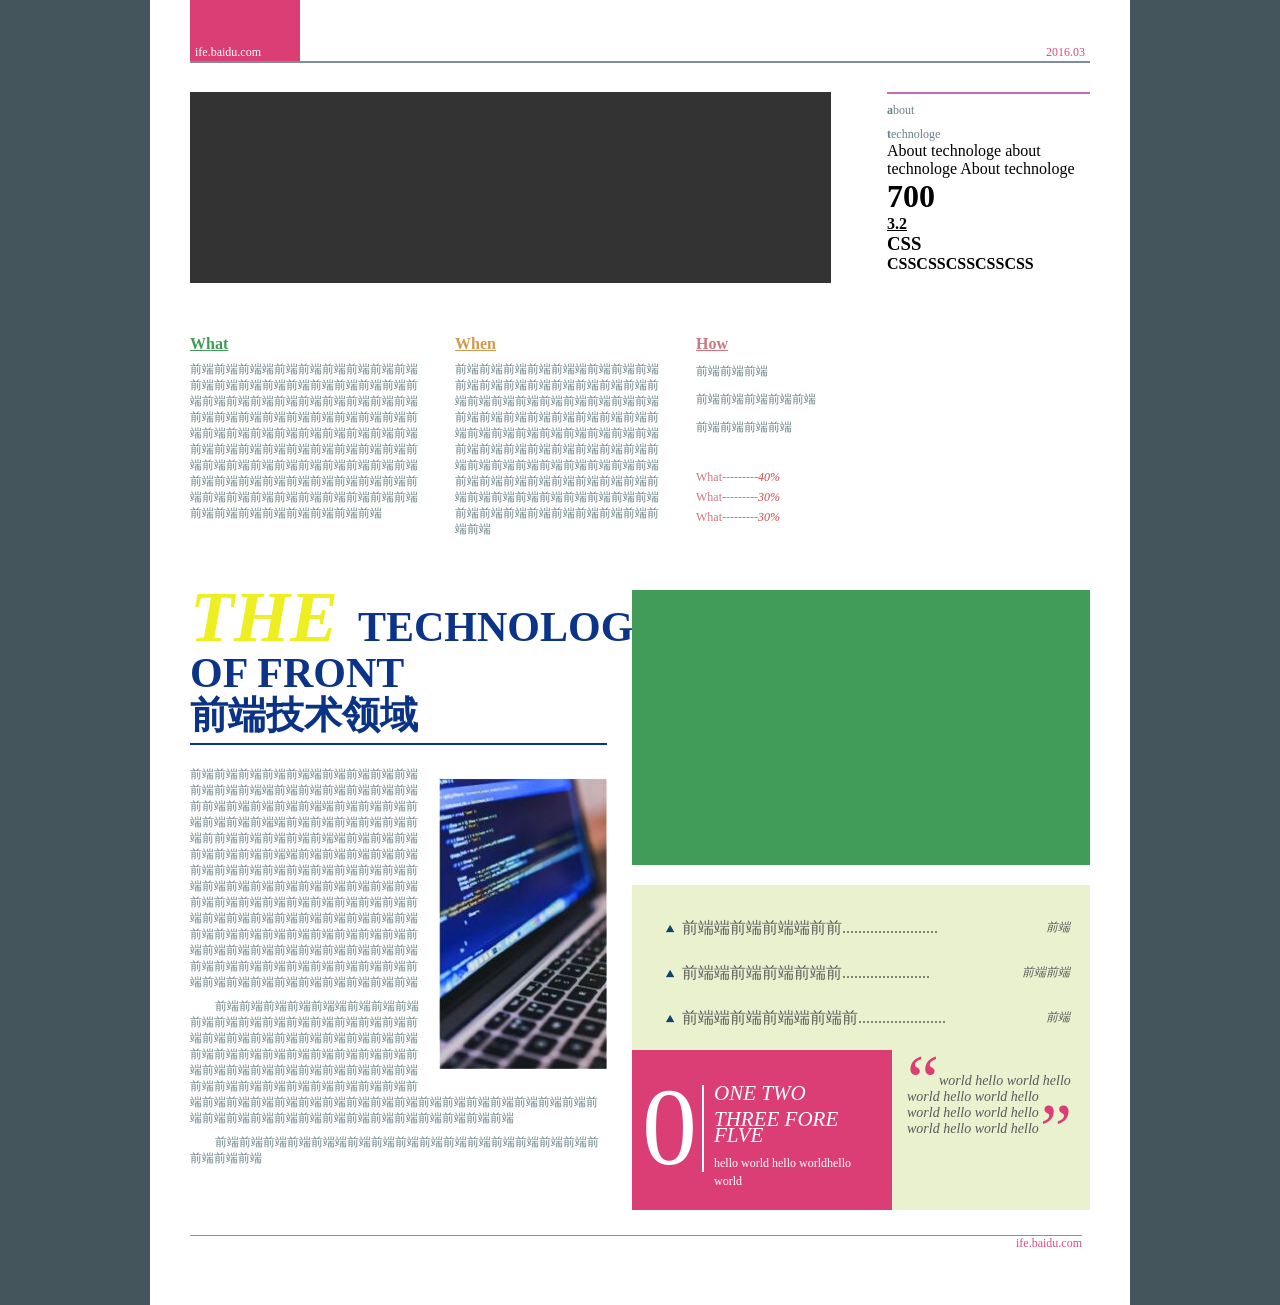
<file: kask_6/index.html>
<!DOCTYPE html>
<html>

	<head>
		<meta charset="UTF-8">
		<link rel="stylesheet" type="text/css" href="css.css" />
		<title>task_6</title>
	</head>

	<body>
		<div id="main">
			<div id="header" class="ht">
				<div class="logo float_L">
					<p>ife.baidu.com</p>
				</div>
				<span>2016.03</span>
			</div>

			<div class="content">
				<div id="banner" class="float_L"></div>
				<div id="msg" class="float_R yh">
					<p><b>a</b>bout</p>
					<p><b>t</b>echnologe</p>
					<span>
						About technologe about technologe About technologe 
					</span>
					<h1>700</h1>
					<h2>3.2</h2>
					<h3>CSS</h3>
					<h4>CSSCSSCSSCSSCSS</h4>
					
				</div>
			</div>
			<div class="content">
				<div class="what float_L yh">
					<h2>what</h2>
					<p>
						前端前端前端端前端前端前端前端前端前端前端前端前端前端前端前端前端前端前端前端前端前端前端前端前端前端前端前端前端前端前端前端前端前端前端前端前端前端前端前端前端前端前端前端前端前端前端前端前端前端前端前端前端前端前端前端前端前端前端前端前端前端前端前端前端前端前端前端前端前端前端前端前端前端前端前端前端前端前端前端前端前端前端前端前端前端前端前端前端前端前端前端前端前端
					</p>
				</div>
				<div class="when float_L yh">
					<h2>when</h2>
					<p>
						前端前端前端前端前端端前端前端前端前端前端前端前端前端前端前端前端前端前端前端前端前端前端前端前端前端前端前端前端前端前端前端前端前端前端前端前端前端前端前端前端前端前端前端前端前端前端前端前端前端前端前端前端前端前端前端前端前端前端前端前端前端前端前端前端前端前端前端前端前端前端前端前端前端前端前端前端前端前端前端前端前端前端前端前端前端前端
					</p>
				</div>
				<div class="how float_L yh">
					<h2>how</h2>
					<p>前端前端前端</p>
					<p>前端前端前端前端前端</p>
					<p>前端前端前端前端</p>
					<ul class="yh">
						<li>what---------<span>40%</span></li>
						<li>what---------<span>30%</span></li>
						<li>what---------<span>30%</span></li>
					</ul>
				</div>

			</div>
			<div class="content">
				<div class="left float_L">
					<dvi class="l_top float_L ht">
						<h1><span>the</span>technologe</h1>
						<br />
						<h3>of front</h3>
						<h4>前端技术领域</h4>
						<img src="242.jpg" alt="" />
						<p>
							前端前端前端前端前端端前端前端前端前端前端前端前端端前端前端前端前端前端前端前前端前端前端前端前端端前端前端前端前端前端前端前端端前端前端前端前端前端前端前前端前端前端前端前端端前端前端前端前端前端前端前端端前端前端前端前端前端前端前端前端前端前端前端前端前端前端前端前端前端前端前端前端前端前端前端前端前端前端前端前端前端前端前端前端前端前端前端前端前端前端前端前端前端前端前端前端前端前端前端前端前端前端前端前端前端前端前端前端前端前端前端前端前端前端前端前端前端前端前端前端前端前端前端前端前端前端前端前端前端前端前端前端前端
							<p id="leftP">
								<p class="indent">
									前端前端前端前端前端端前端前端前端前端前端前端前端前端前端前端前端前端前端前端前端前端前端前端前端前端前端前端前端前端前端前端前端前端前端前端前端前端前端前端前端前端前端前端前端前端前端前端前端前端前端前端前端前端前端前端前端前端前端前端前端前端前端前端前端前端前端前端前端前端前端前端前端前端前端前端前端前端前端前端前端前端前端前端前端前端前端
								</p>
								<p class="indent">
									前端前端前端前端前端端前端前端前端前端前端前端前端前端前端前端前前端前端前端
								</p>
					</dvi>
					<div class="l_bottom float_L"></div>
				</div>
				<div class="right float_R">
					<dvi class="r_top float_L"></dvi>
					<div class="r_bottom float_L">
						<ul class="st">
							<li>前端端前端前端端前前........................<span>前端</span></li>
							<li>前端端前端前端前端前......................<span>前端前端</span></li>
							<li>前端端前端前端端前端前......................<span>前端</span></li>
						</ul>
						<div class="r_bottom_l float_L">
							<div class="r_bottom_l_l yh float_L">0</div>
							<div class="r_bottom_r_r float_L ht">
								<p>one two</p>
								<p>three fore flve</p>
								<span>hello world hello worldhello world</span>

							</div>
						</div>
						<div class="r_bootom_r float_L ">
							<p><sup class="float_L">“</sup> world hello world hello world hello world hello world hello world hello world hello world hello<sub class="float_R">”</sub> </p>
						</div>

					</div>
				</div>

			</div>
			<div id="footer">
				<span class="ht">ife.baidu.com</span>
			</div>
		</div>
	</body>

</html>
</file>
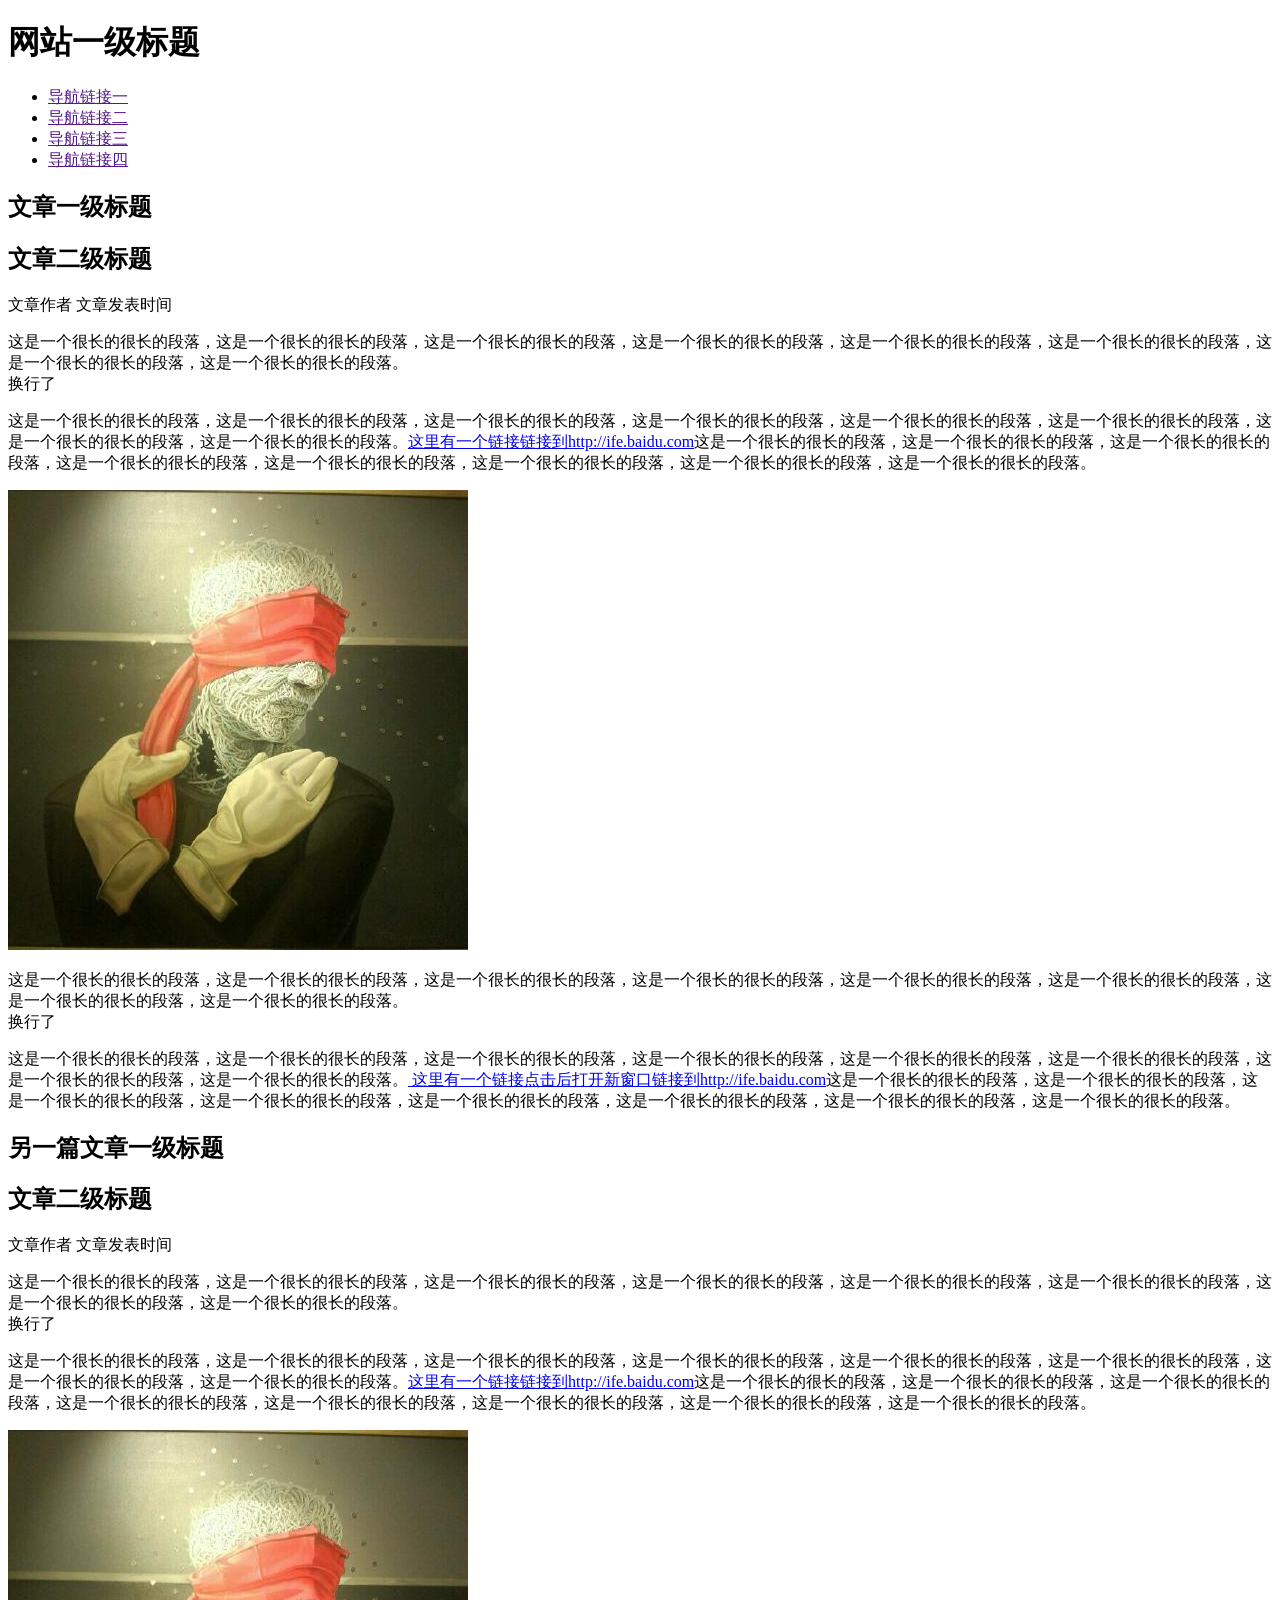
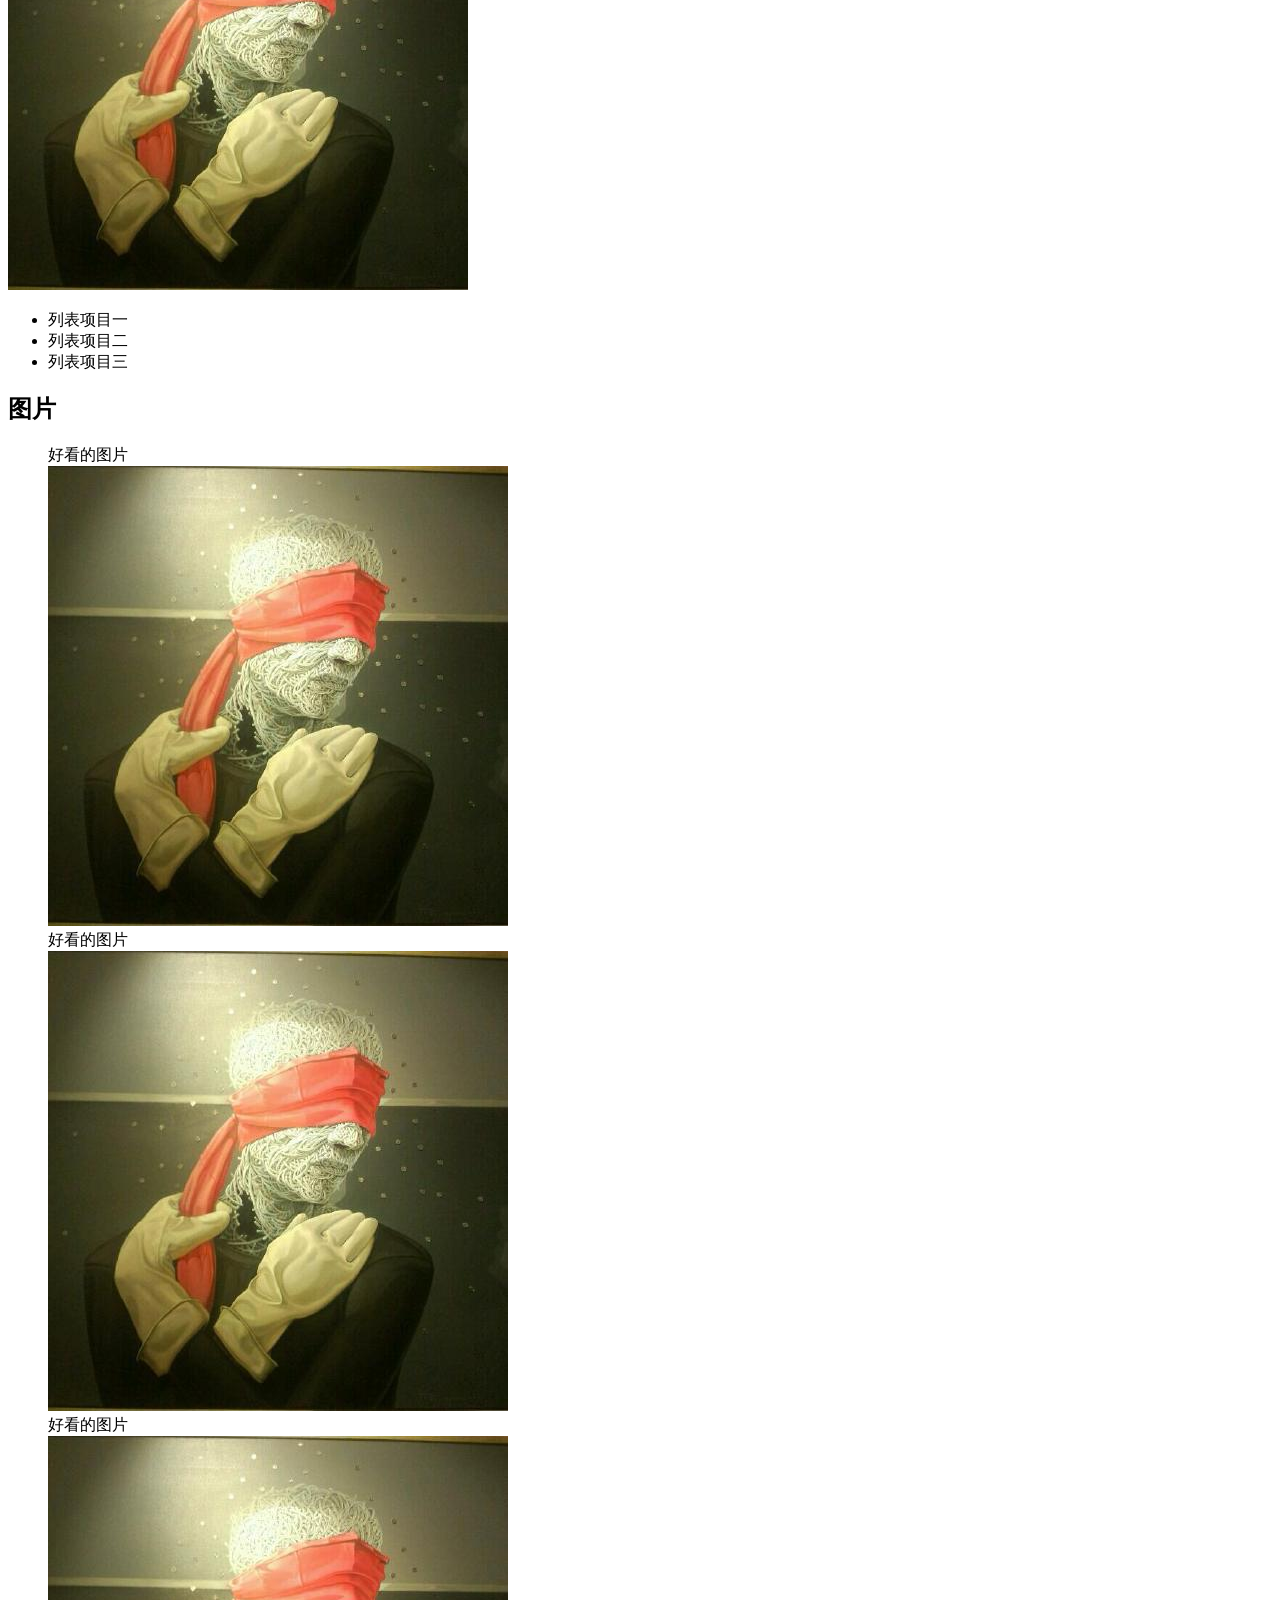
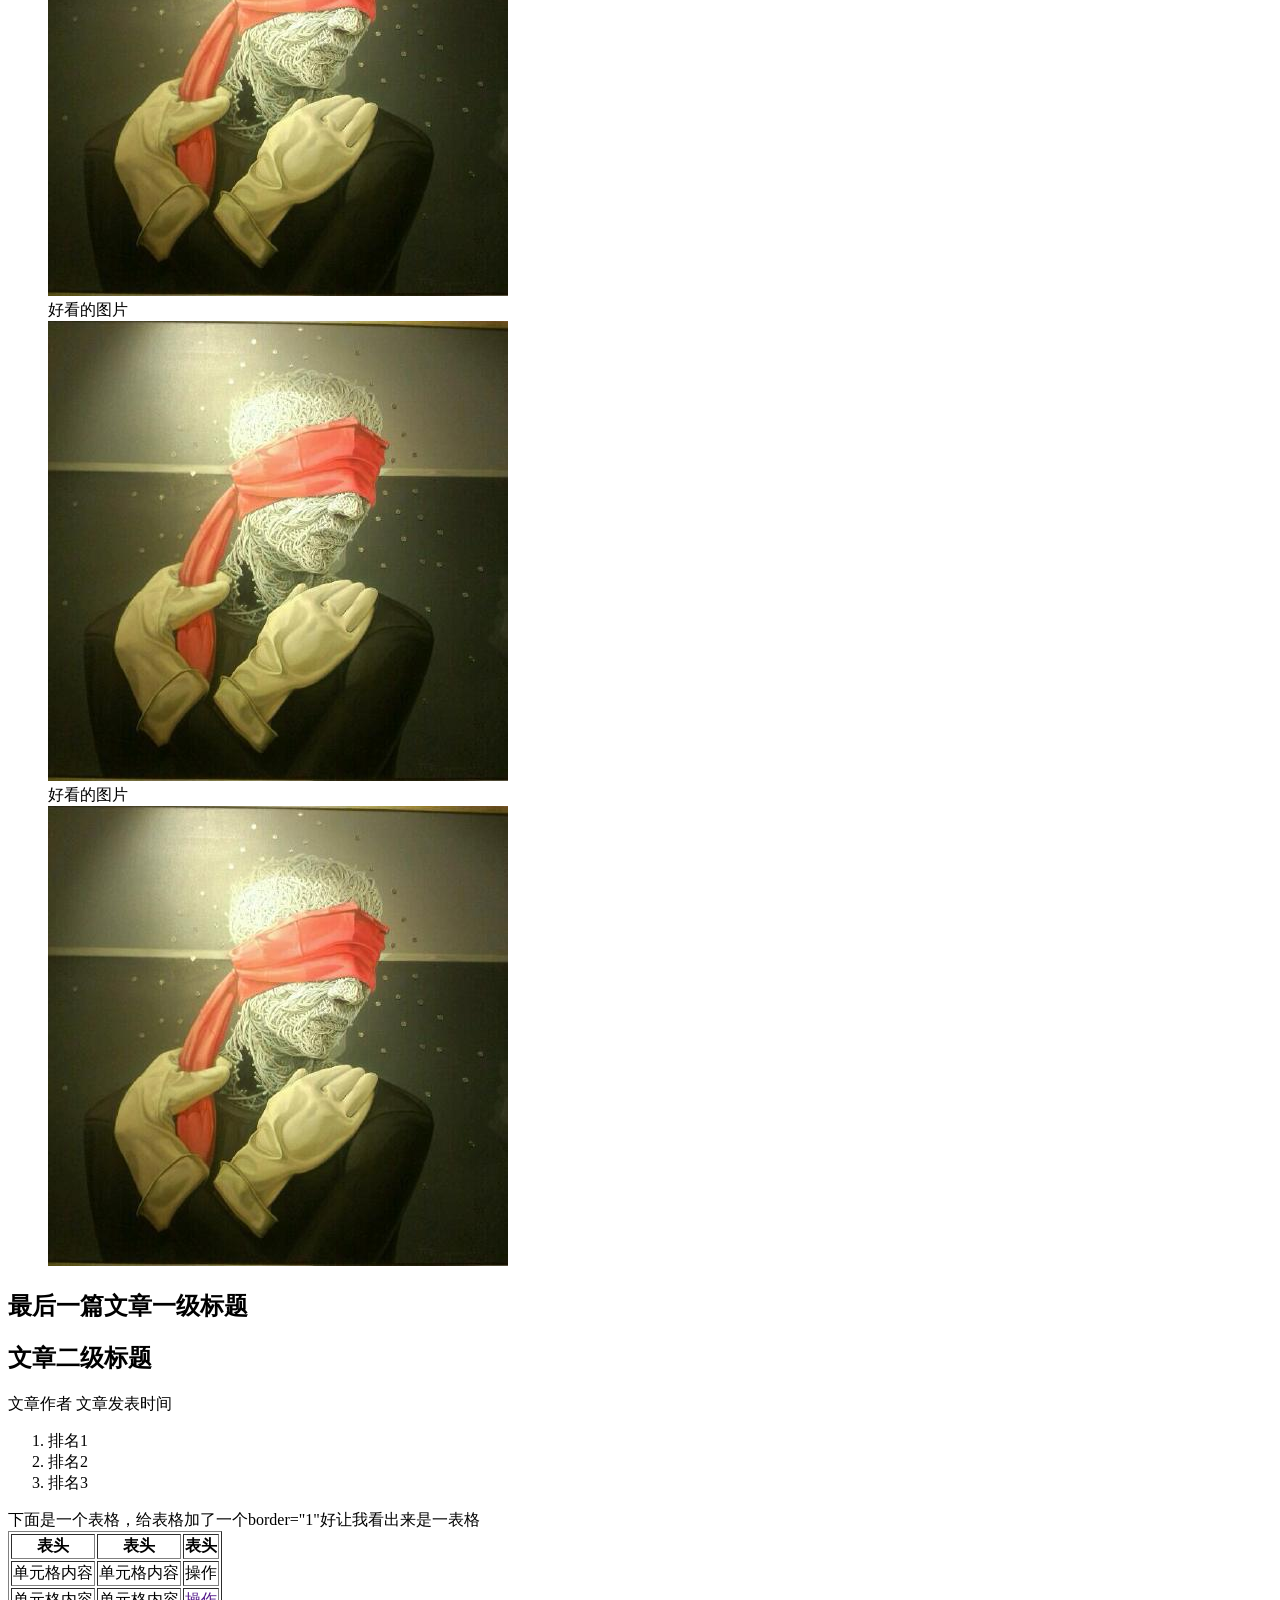
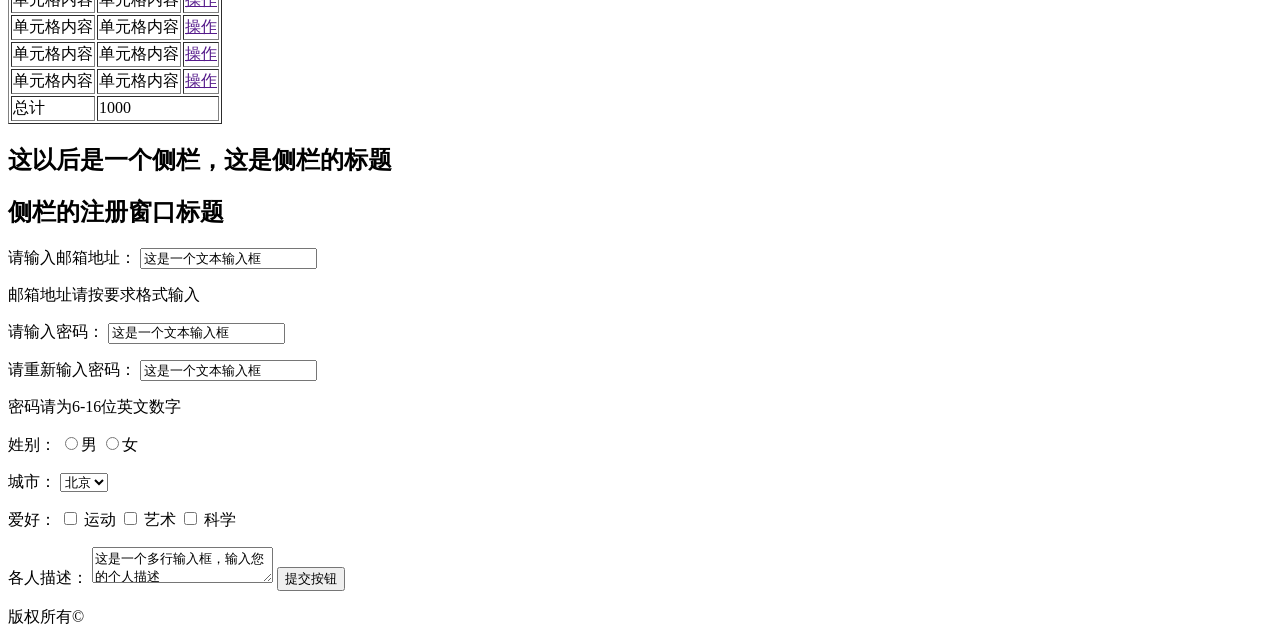
<file: task_1/index.html>
<!DOCTYPE html>
<html lang="en">
    <head>
        <meta charset="utf-8">
        <title>task_1 零基础HTML编码</title>
    </head>
    <body>
    <h1>网站一级标题</h1>
    <ul>
    	<li><a href="">导航链接一</a></li>
    	<li><a href="">导航链接二</a></li>
    	<li><a href="">导航链接三</a></li>
    	<li><a href="">导航链接四</a></li>
    </ul>
    <h2>文章一级标题</h2>
    <h2>文章二级标题</h2>
    <span>文章作者 文章发表时间</span>
    <p>
    	这是一个很长的很长的段落，这是一个很长的很长的段落，这是一个很长的很长的段落，这是一个很长的很长的段落，这是一个很长的很长的段落，这是一个很长的很长的段落，这是一个很长的很长的段落，这是一个很长的很长的段落。</br>换行了
    </p>
	<p>
		这是一个很长的很长的段落，这是一个很长的很长的段落，这是一个很长的很长的段落，这是一个很长的很长的段落，这是一个很长的很长的段落，这是一个很长的很长的段落，这是一个很长的很长的段落，这是一个很长的很长的段落。<a href="http://ife.baidu.com/">这里有一个链接链接到http://ife.baidu.com</a>这是一个很长的很长的段落，这是一个很长的很长的段落，这是一个很长的很长的段落，这是一个很长的很长的段落，这是一个很长的很长的段落，这是一个很长的很长的段落，这是一个很长的很长的段落，这是一个很长的很长的段落。
	</p>
	<img src="17724450.jpeg" alt="这是一张图片" title="这是一张图片">
	<p>
		这是一个很长的很长的段落，这是一个很长的很长的段落，这是一个很长的很长的段落，这是一个很长的很长的段落，这是一个很长的很长的段落，这是一个很长的很长的段落，这是一个很长的很长的段落，这是一个很长的很长的段落。</br>换行了
	</p>
	<p>
		这是一个很长的很长的段落，这是一个很长的很长的段落，这是一个很长的很长的段落，这是一个很长的很长的段落，这是一个很长的很长的段落，这是一个很长的很长的段落，这是一个很长的很长的段落，这是一个很长的很长的段落。<a href="http://ife.baidu.com/" target="_blank"> 这里有一个链接点击后打开新窗口链接到http://ife.baidu.com</a>这是一个很长的很长的段落，这是一个很长的很长的段落，这是一个很长的很长的段落，这是一个很长的很长的段落，这是一个很长的很长的段落，这是一个很长的很长的段落，这是一个很长的很长的段落，这是一个很长的很长的段落。
	</p>
	<h2>另一篇文章一级标题</h2>
	<h2>文章二级标题</h2>
	<span>文章作者 文章发表时间</span>
	<p>
		
		这是一个很长的很长的段落，这是一个很长的很长的段落，这是一个很长的很长的段落，这是一个很长的很长的段落，这是一个很长的很长的段落，这是一个很长的很长的段落，这是一个很长的很长的段落，这是一个很长的很长的段落。</br>换行了
	</p>
	<p>
		这是一个很长的很长的段落，这是一个很长的很长的段落，这是一个很长的很长的段落，这是一个很长的很长的段落，这是一个很长的很长的段落，这是一个很长的很长的段落，这是一个很长的很长的段落，这是一个很长的很长的段落。<a href="http://ife.baidu.com/">这里有一个链接链接到http://ife.baidu.com</a>这是一个很长的很长的段落，这是一个很长的很长的段落，这是一个很长的很长的段落，这是一个很长的很长的段落，这是一个很长的很长的段落，这是一个很长的很长的段落，这是一个很长的很长的段落，这是一个很长的很长的段落。
	</p>
	<img src="17724450.jpeg" alt="这是一张图片" title="这是一张图片">
	<ul>
		<li>列表项目一</li>
		<li>列表项目二</li>
		<li>列表项目三</li>
	</ul>
	<h2>图片</h2>
	<ul style="list-style: none;">
		<li>好看的图片</li>
		<li>
			<img src="17724450.jpeg" alt="好看的图片" title="好看的图片">
		</li>
		<li>好看的图片</li>
		<li>
			<img src="17724450.jpeg" alt="好看的图片" title="好看的图片">
		</li>
		<li>好看的图片</li>
		<li>
			<img src="17724450.jpeg" alt="好看的图片" title="好看的图片">
		</li>
		<li>好看的图片</li>
		<li>
			<img src="17724450.jpeg" alt="好看的图片" title="好看的图片">
		</li>
		<li>好看的图片</li>
		<li>
			<img src="17724450.jpeg" alt="好看的图片" title="好看的图片">
		</li>
	</ul>
	<h2>最后一篇文章一级标题</h2>
	<h2>文章二级标题</h2>
	<span>文章作者 文章发表时间</span>
	<ol>
		<li>排名1</li>
		<li>排名2</li>
		<li>排名3</li>
	</ol>
	<div>
		下面是一个表格，给表格加了一个border="1"好让我看出来是一表格
	</div>

	<table border="1">
		<tr>
			<th>表头</th>
			<th>表头</th>
			<th>表头</th>			
		</tr>
		<tr>
			<td>单元格内容</td>
			<td>单元格内容</td>
			<td>操作</td>			
		</tr>
		<tr>
			<td>单元格内容</td>
			<td>单元格内容</td>
			<td><a href="">操作</a></td>
		</tr>
		<tr>
			<td>单元格内容</td>
			<td>单元格内容</td>
			<td><a href="">操作</a></td>
		</tr>
		<tr>
			<td>单元格内容</td>
			<td>单元格内容</td>
			<td><a href="">操作</a></td>			
		</tr>
		<tr>
			<td>单元格内容</td>
			<td>单元格内容</td>
			<td><a href="">操作</a></td>			
		</tr>
		<tr>
			<td>总计</td>
			<td colspan="2">1000</td>		
		</tr>
	</table>

	<h2>这以后是一个侧栏，这是侧栏的标题</h2>
	<h2>侧栏的注册窗口标题</h2>
	
	<form>
		<p>
			请输入邮箱地址：
			<input type="text"  name="email" value="这是一个文本输入框">
		</p>
		<p>
			邮箱地址请按要求格式输入
		</p>
		<p>
			请输入密码：
			<input type="text" name="password" value="这是一个文本输入框">
		</p>
		<p>
			请重新输入密码：
			<input type="text" name="password" value="这是一个文本输入框">
		</p>
		<p>
			密码请为6-16位英文数字
		</p>
		<p>
			姓别：
			<input type="radio" name="sex" value="male">男
			<input type="radio" name="sex" value="female">女
		</p>
		<p>
			城市：
			<select name="chenshi">
			<option value="bj" >北京</option>
			<option value="sh" >上海</option>
			<option value="sz" >深圳</option>
			<option value="lj" >南京</option>
			<option value="gz" >广州</option>
			</select>
		</p>
		<p>
			
			爱好：
			<input type="checkbox" name="yundong">
			运动
			<input type="checkbox" name="yundong">
			艺术
			<input type="checkbox" name="yundong">
			科学
		</p>
		<p>
			各人描述：
			<textarea>这是一个多行输入框，输入您的个人描述</textarea>
			<input type="button" value="提交按钮">
		</p>	
		<p>版权所有©</p>
	</form>
    </body>
</html>
</file>
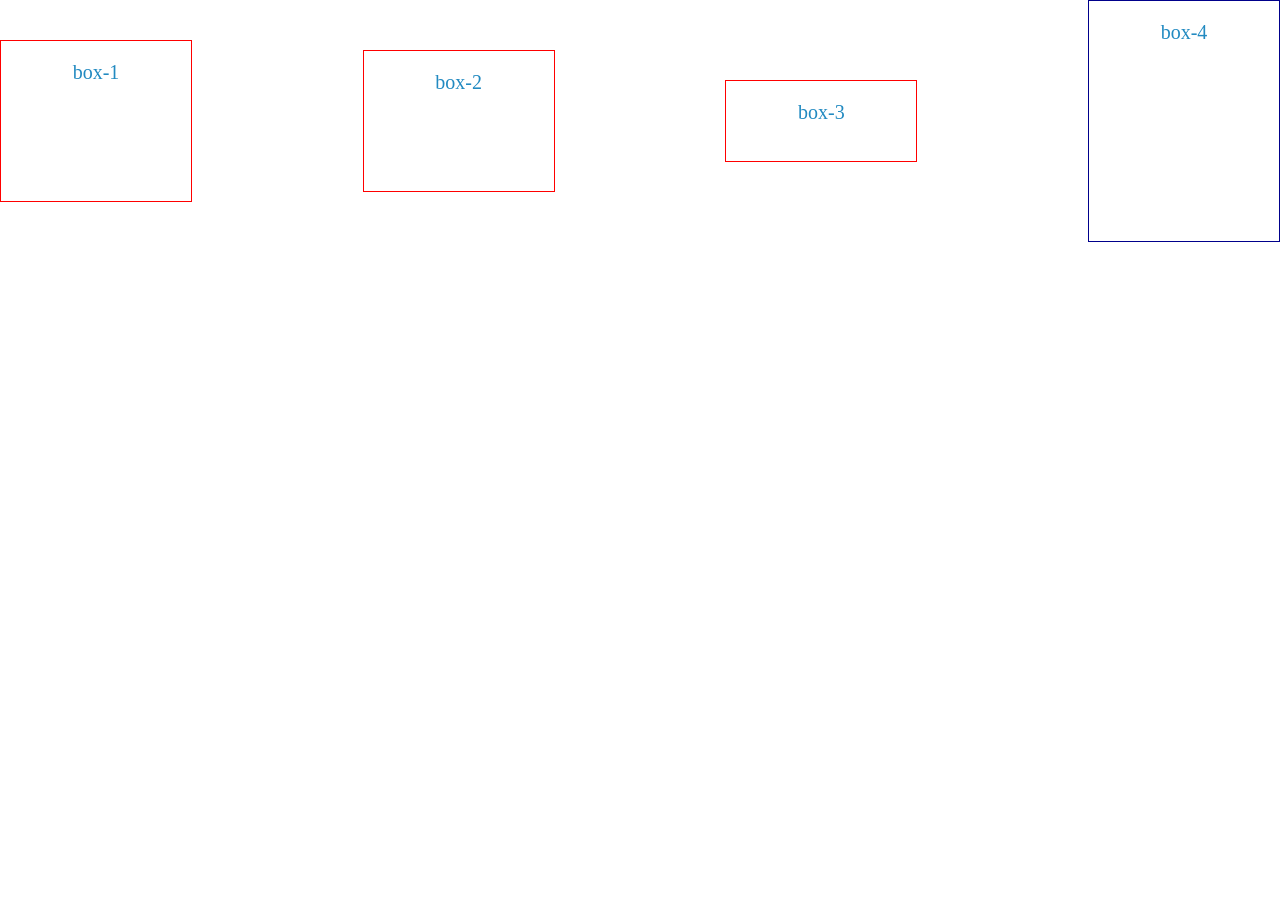
<file: task_10/index.html>
<!DOCTYPE html>
<html>

	<head>
		<meta charset="UTF-8">
		<title>task_10 Flexbox 布局练习</title>
	</head>
	<style type="text/css">
		body {
			margin: 0;
			padding: 0;
			color: #228AC1;
			font-size: 20px;
			text-align: center;
		}
		
		#box {
			display: flex;
			align-items: center;
			justify-content: space-between;
		}
		
		#box>div {
			border: 1px solid red;
			padding: 20px;
			width: 150px;
		}
		
		.box-1 {
			height: 120px;
		}
		
		.box-2 {
			height: 100px;
		}
		
		.box-3 {
			height: 40px;
		}
		
		#box .box-4 {
			height: 200px;
			border: 1px solid darkblue;
		}
		
		@media screen and (max-width: 640px) {
			#box {
				align-items: flex-start;
				flex-flow: row wrap;
			}
			.box-4 {
				order: -1;
			}
		}
	</style>

	<body>
		<box id="box">
			<div class="box-1">box-1</div>
			<div class="box-2">box-2</div>
			<div class="box-3">box-3</div>
			<div class="box-4">box-4</div>
		</box>
	</body>

</html>
</file>
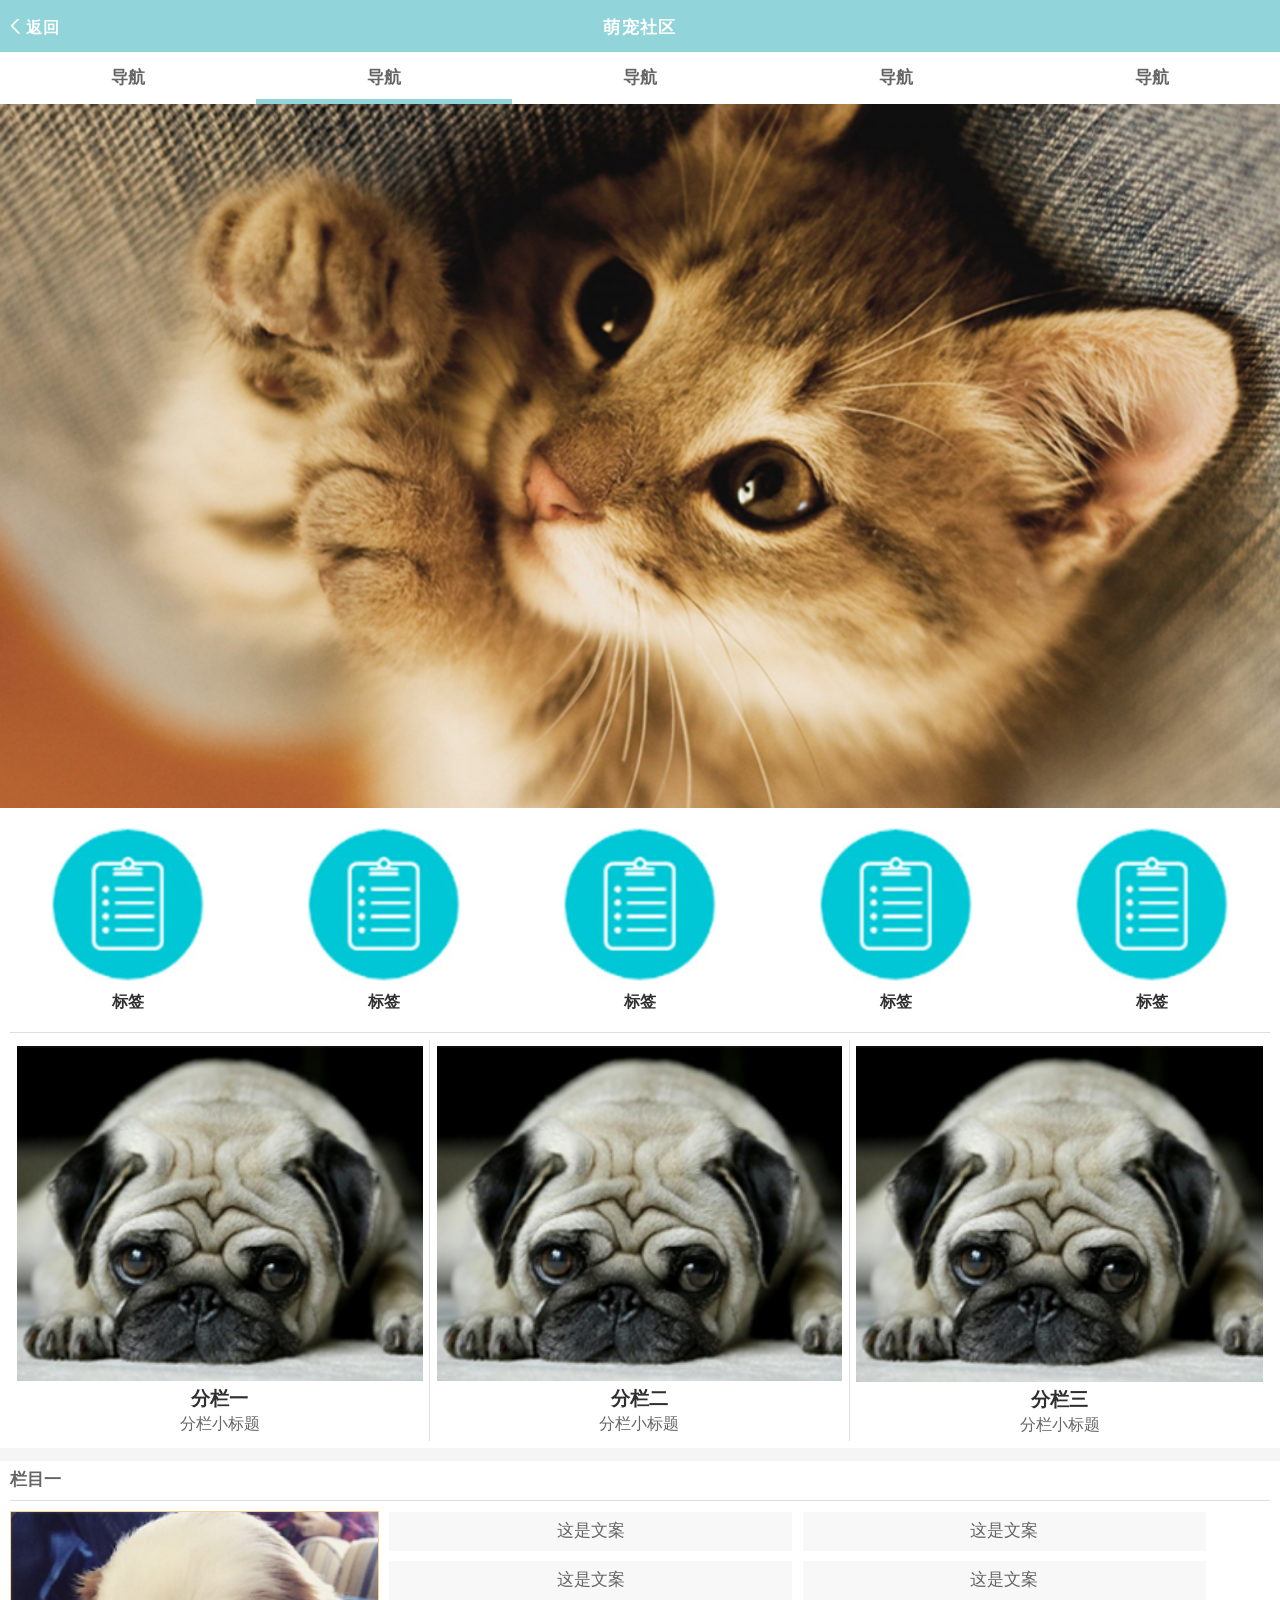
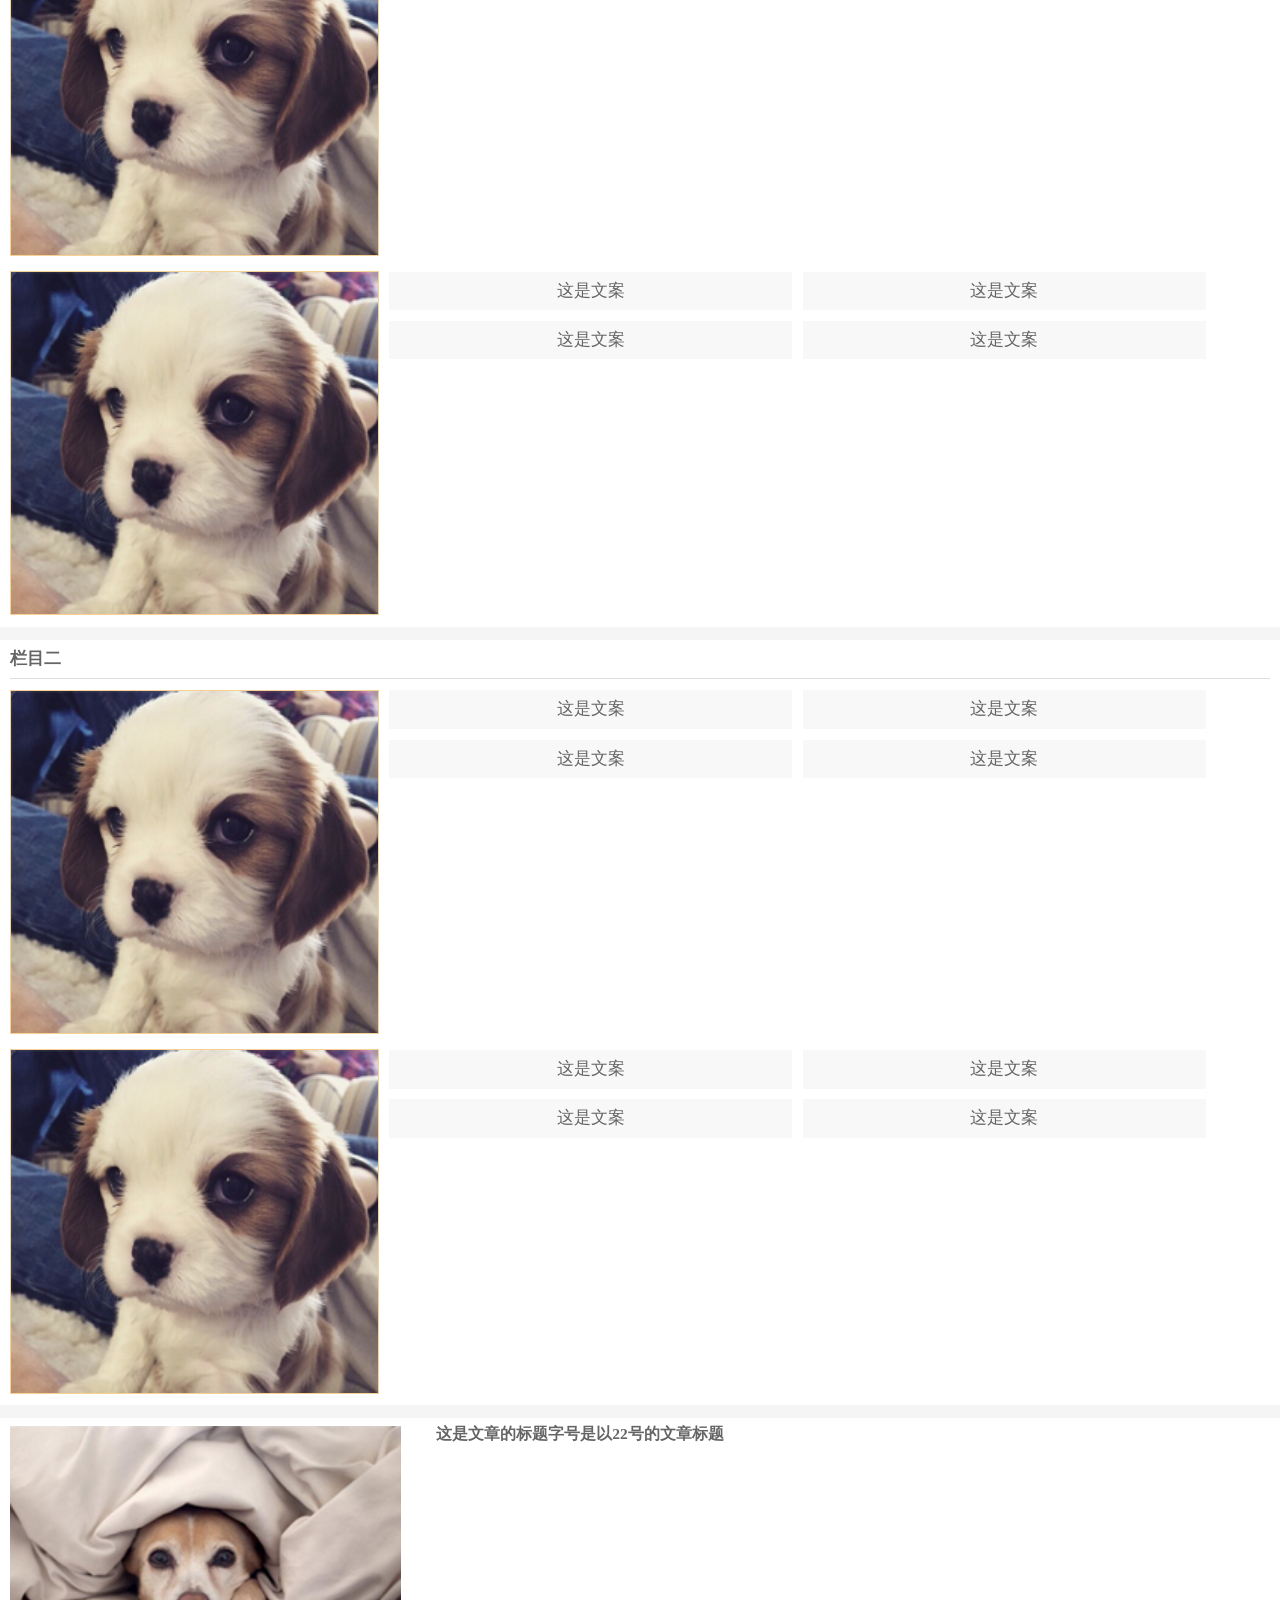
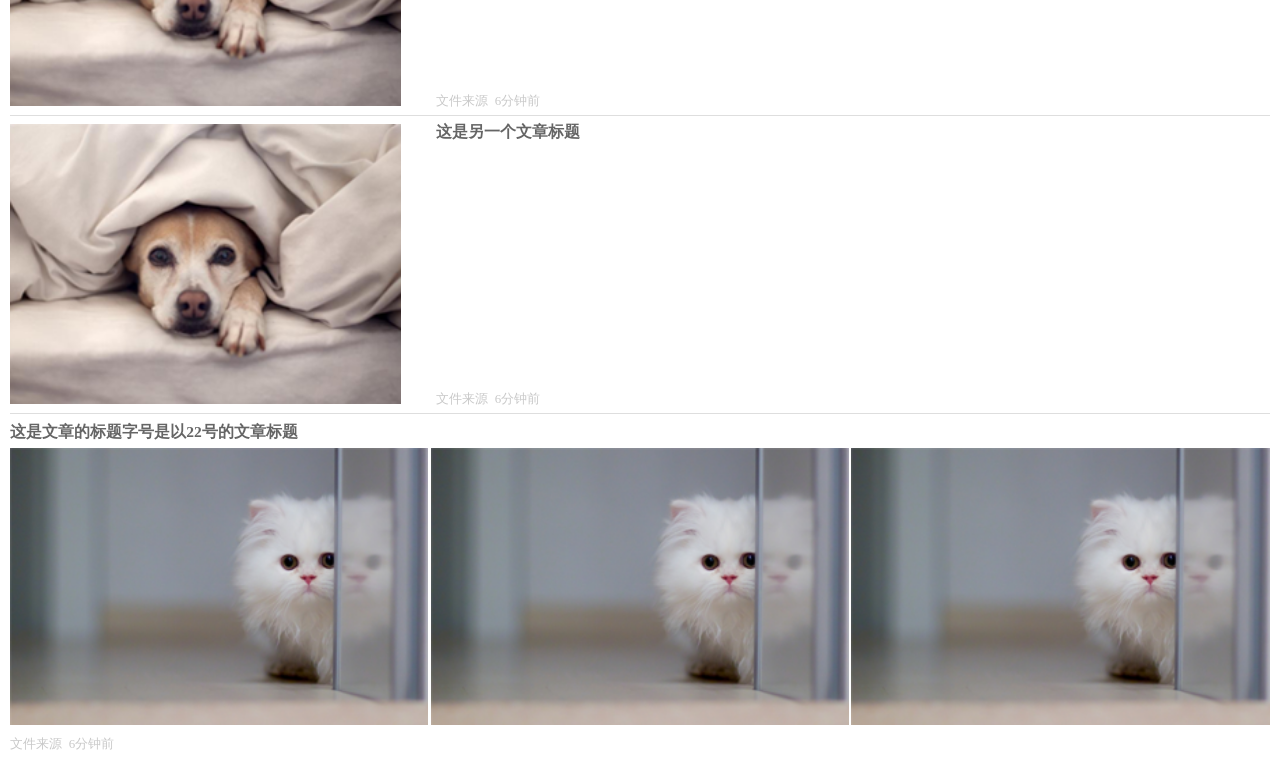
<file: task_11/index.html>
<!DOCTYPE html>
<html lang="en" data-dpr="1" style="font-size: 12.9375px;">

	<head>
		<meta charset="UTF-8">
		<meta http-equiv="X-UA-Compatible" content="IE=edge,chrome=1" />
		<meta name="viewport" content="initial-scale=1, maximum-scale=3, minimum-scale=1, user-scalable=no">
		<meta name="apple-mobile-web-app-capable" content="yes" />
		<meta name="apple-mobile-web-app-status-bar-style" content="black" />
		<meta name="format-detection" content="telephone=no" />
		<title>task_11 移动Web页面布局实践</title>
		<link rel="stylesheet" type="text/css" href="css/css.css" />
	</head>

	<body>
		<!--头部开始-->
		<section class="header">
			
			<h1><span><a href="../index.html">返回</a></span>萌宠社区</h1>
		</section>
		<!--头部结束-->
		<section class="main">
			<!--导航开始-->
			<section class="nav">
				<ul>
					<li><a href="">导航</a></li>
					<li class="li-a"><a href="">导航</a></li>
					<li><a href="">导航</a></li>
					<li><a href="">导航</a></li>
					<li><a href="">导航</a></li>
				</ul>
			</section>
			<!--导航结束-->
			<!--banenr开始-->
			<section class="banenr">
				<img src="img/banenr.png" alt="小猫" />
			</section>
			<!--banenr结束-->
			<!--标签开始-->
			<section class="tab">
				<ul>
					<li>
						<a href=""><img src="img/2.png" alt="标签" />
							<h2>标签</h2>
						</a>
					</li>
					<li>
						<a href=""><img src="img/2.png" alt="标签" />
							<h2>标签</h2>
						</a>
					</li>
					<li>
						<a href=""><img src="img/2.png" alt="标签" />
							<h2>标签</h2>
						</a>
					</li>
					<li>
						<a href=""><img src="img/2.png" alt="标签" />
							<h2>标签</h2>
						</a>
					</li>
					<li>
						<a href=""><img src="img/2.png" alt="标签" />
							<h2>标签</h2>
						</a>
					</li>
				</ul>
			</section>
			<!--标签结束-->
			<!--栏目开始-->
			<section class="column">
				<ul>
					<li>
						<a href=""><img src="img/3.png" alt="">
							<h2>分栏一</h2><span>分栏小标题</span>
							</img>
						</a>
					</li>
					<li>
						<a href=""><img src="img/3.png" alt="">
							<h2>分栏二</h2><span>分栏小标题</span>
							</img>
						</a>
					</li>
					<li class="column-li">
						<a href=""><img src="img/3.png" alt="">
							<h2>分栏三</h2><span>分栏小标题</span>
							</img>
						</a>
					</li>
				</ul>

			</section>
			<!--栏目结束-->
			<!--模块1-2开始-->
			<section class="column-box1">
				<div class="column-box1-h1">
					<h1>栏目一</h1>
				</div>
				<div class="column-box1-list">
					<div class="column-box1-list-img">
						<a href=""><img src="img/4.png" alt="图片" /></a>
					</div>
					<ul>
						<li><a href="">这是文案</a></li>
						<li><a href="">这是文案</a></li>
						<li><a href="">这是文案</a></li>
						<li><a href="">这是文案</a></li>
					</ul>
				</div>
				<div class="column-box1-list">
					<div class="column-box1-list-img">
						<a href=""><img src="img/4.png" alt="图片" /></a>
					</div>
					<ul>
						<li><a href="">这是文案</a></li>
						<li><a href="">这是文案</a></li>
						<li><a href="">这是文案</a></li>
						<li><a href="">这是文案</a></li>
					</ul>
				</div>
			</section>
			<section class="column-box1">
				<div class="column-box1-h1">
					<h1>栏目二</h1>
				</div>
				<div class="column-box1-list">
					<div class="column-box1-list-img">
						<a href=""><img src="img/4.png" alt="图片" /></a>
					</div>
					<ul>
						<li><a href="">这是文案</a></li>
						<li><a href="">这是文案</a></li>
						<li><a href="">这是文案</a></li>
						<li><a href="">这是文案</a></li>
					</ul>
				</div>
				<div class="column-box1-list">
					<div class="column-box1-list-img">
						<a href=""><img src="img/4.png" alt="图片" /></a>
					</div>
					<ul>
						<li><a href="">这是文案</a></li>
						<li><a href="">这是文案</a></li>
						<li><a href="">这是文案</a></li>
						<li><a href="">这是文案</a></li>
					</ul>
				</div>
			</section>
			<!--模块1-2结束-->
			<!--文章list开始-->
			<section class="list">
				<div class="list-box1">
					<ul>
						<li>
							<a href=""><img src="img/5.png" alt="图片"></a>
							</img>
							<div class="list-box1-li">
								<h2><a href="">这是文章的标题字号是以22号的文章标题</a></h2>
								<p>文件来源<time>6分钟前</time></p>
							</div>
						</li>
						<li>
							<a href=""><img src="img/5.png" alt="图片"></a>
							</img>
							<div class="list-box1-li">
								<h2><a href="">这是另一个文章标题</a></h2>
								<p>文件来源<time>6分钟前</time></p>
							</div>
						</li>
					</ul>
				</div>
				<div class="list-box2">
					<h2><a href="">这是文章的标题字号是以22号的文章标题</a></h2>
					<ul>
						<li>
							<a href=""><img src="img/6.png" alt="图片" /></a>
						</li>
						<li>
							<a href=""><img src="img/6.png" alt="图片" /></a>
						</li>
						<li>
							<a href=""><img src="img/6.png" alt="图片" /></a>
						</li>
					</ul>
					<p>文件来源<time>6分钟前</time></p>

				</div>
			</section>
			<!--文章list结束-->
		</section>
	</body>

</html>
</file>
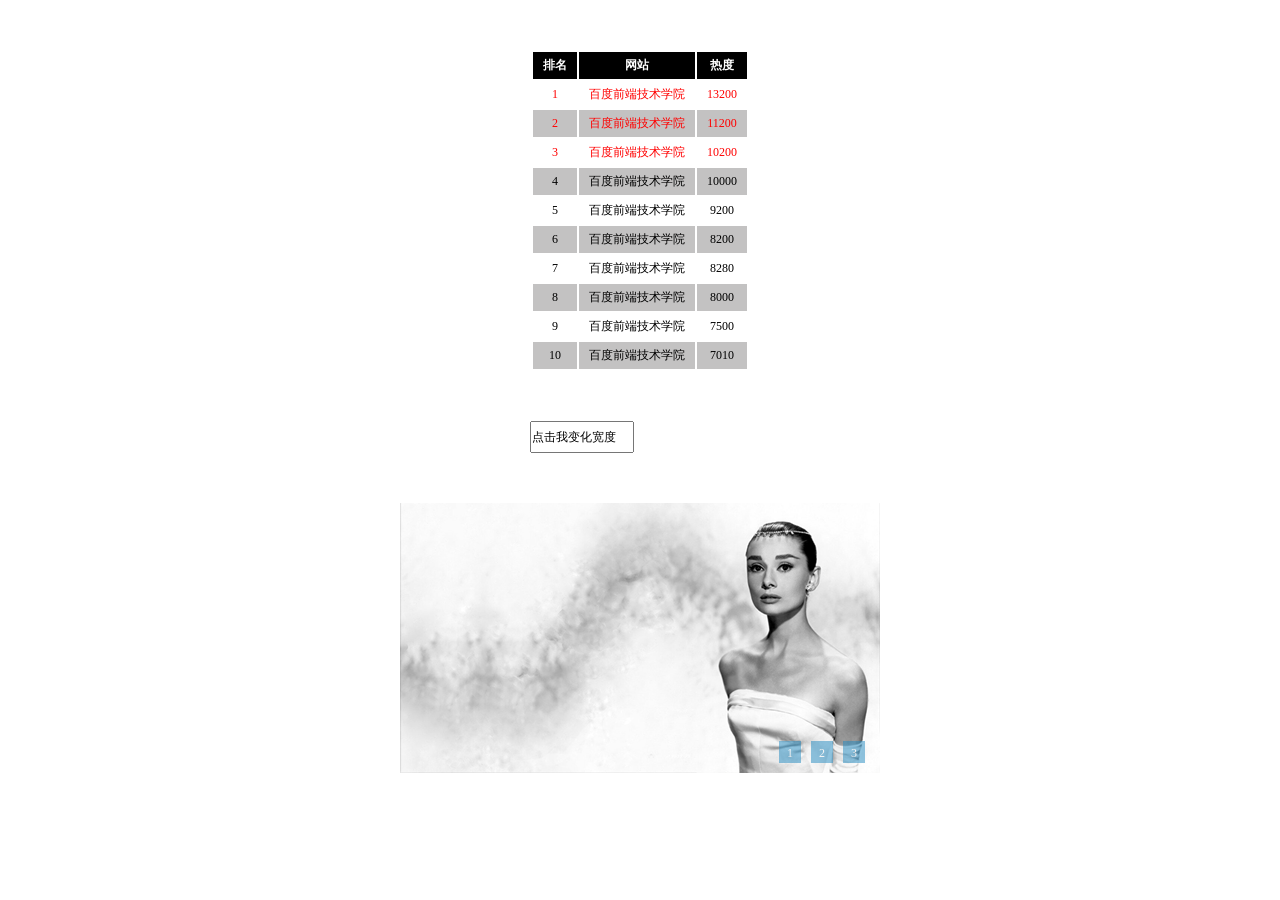
<file: task_12/index.html>
<!DOCTYPE html>
<html>

	<head>
		<meta charset="UTF-8">
		<title>task_12 学习CSS 3的新特性</title>
		<link rel="stylesheet" type="text/css" href="css/style.css" />
	</head>

	<body>
		<div id="box">
			<table>
				<tr>
					<th>排名</th>
					<th>网站</th>
					<th>热度</th>
				</tr>
				<tr class="red">
					<td>1</td>
					<td>百度前端技术学院</td>
					<td>13200</td>
				</tr>
				<tr class="red">
					<td>2</td>
					<td>百度前端技术学院</td>
					<td>11200</td>
				</tr>
				<tr class="red">
					<td>3</td>
					<td>百度前端技术学院</td>
					<td>10200</td>
				</tr>
				<tr>
					<td>4</td>
					<td>百度前端技术学院</td>
					<td>10000</td>
				</tr>
				<tr>
					<td>5</td>
					<td>百度前端技术学院</td>
					<td>9200</td>
				</tr>
				<tr>
					<td>6</td>
					<td>百度前端技术学院</td>
					<td>8200</td>
				</tr>
				<tr>
					<td>7</td>
					<td>百度前端技术学院</td>
					<td>8280</td>
				</tr>
				<tr>
					<td>8</td>
					<td>百度前端技术学院</td>
					<td>8000</td>
				</tr>
				<tr>
					<td>9</td>
					<td>百度前端技术学院</td>
					<td>7500</td>
				</tr>
				<tr>
					<td>10</td>
					<td>百度前端技术学院</td>
					<td>7010</td>
				</tr>
			</table>
			<input type="" name="" id="" value="点击我变化宽度" />
			<div class="banner">
				<span id="img1"></span>
				<span id="img2"></span>
				<span id="img3"></span>
				<ul class="banenr-ul">
					<li> <img src="img/img1.png" / alt="女神"></li>
					<li> <img src="img/img2.png" / alt="女神"></li>
					<li> <img src="img/img3.png" / alt="女神"></li>
				</ul>
				<div class="bannerBar">
					<a href="#img1">1</a>
					<a href="#img2">2</a>
					<a href="#img3">3</a>
				</div>
			</div>

		</div>
	</body>

</html>
</file>
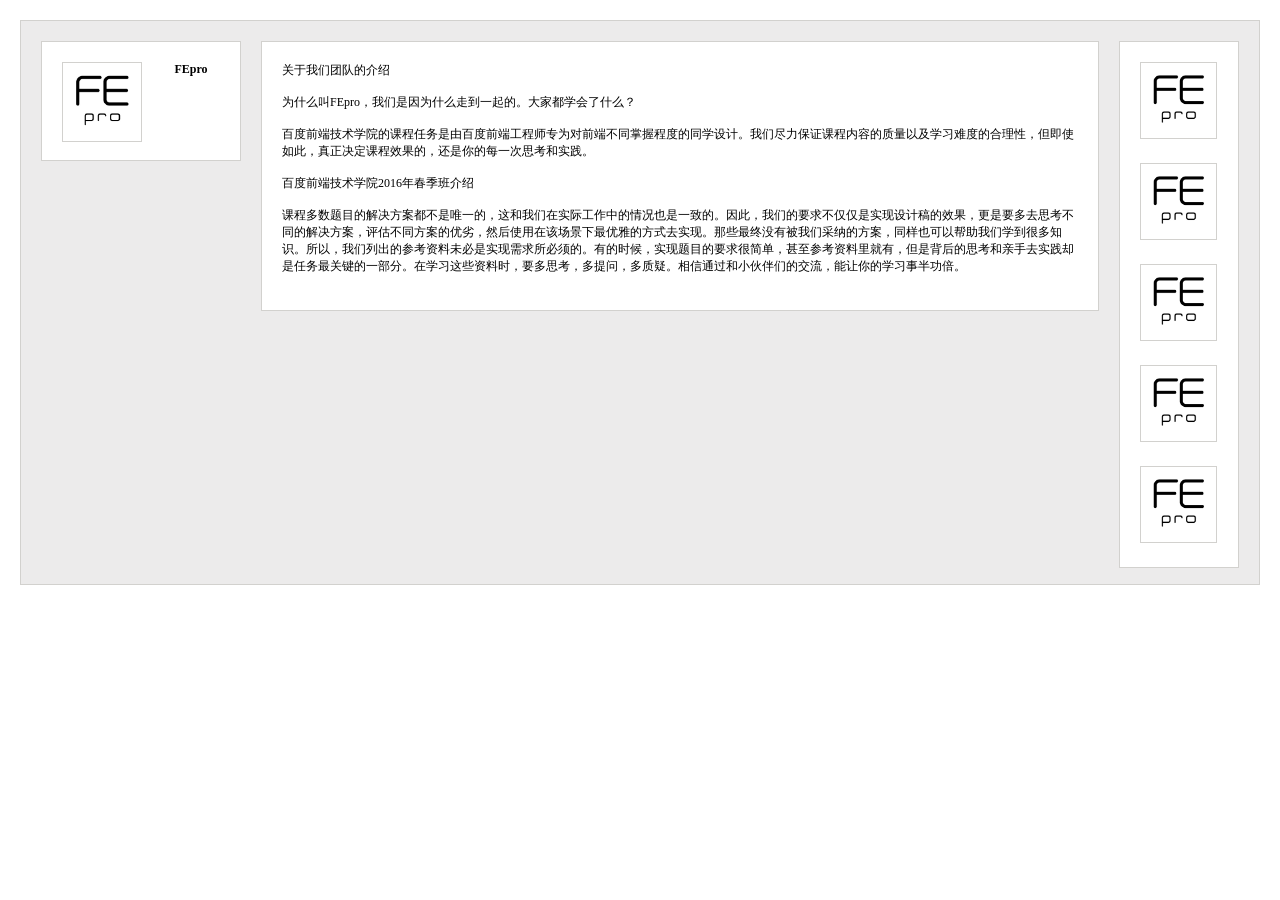
<file: task_3/index.html>
<!DOCTYPE html>
<html>
	<head>
		<meta charset="UTF-8">
			<link rel="stylesheet" type="text/css" href="css.css"/>
		<title>task_3 三栏式布局</title>
	</head>
	
	<body>
		<div class="box">
			<div class="box_left">
				<div class="logos"><img src="FEpro-logo.jpg" alt=""/></div>
				<h1>FEpro</h1>
			</div>

			<div class="box_right">
				<ul class="team">
					<li><img src="FEpro-logo.jpg" alt="" /></li>
					<li><img src="FEpro-logo.jpg" alt="" /></li>
					<li><img src="FEpro-logo.jpg" alt="" /></li>
					<li><img src="FEpro-logo.jpg" alt="" /></li>
					<li><img src="FEpro-logo.jpg" alt="" /></li>
				</ul>
			</div>
						<div class="box_center">
				<p>
					关于我们团队的介绍
				</p>
				<p>
					为什么叫FEpro，我们是因为什么走到一起的。大家都学会了什么？
				</p>
				<p>
					百度前端技术学院的课程任务是由百度前端工程师专为对前端不同掌握程度的同学设计。我们尽力保证课程内容的质量以及学习难度的合理性，但即使如此，真正决定课程效果的，还是你的每一次思考和实践。
				</p>
				<p>
					百度前端技术学院2016年春季班介绍
				</p>
				<p>
					课程多数题目的解决方案都不是唯一的，这和我们在实际工作中的情况也是一致的。因此，我们的要求不仅仅是实现设计稿的效果，更是要多去思考不同的解决方案，评估不同方案的优劣，然后使用在该场景下最优雅的方式去实现。那些最终没有被我们采纳的方案，同样也可以帮助我们学到很多知识。所以，我们列出的参考资料未必是实现需求所必须的。有的时候，实现题目的要求很简单，甚至参考资料里就有，但是背后的思考和亲手去实践却是任务最关键的一部分。在学习这些资料时，要多思考，多提问，多质疑。相信通过和小伙伴们的交流，能让你的学习事半功倍。
				</p>
			</div>
		</div>
	</body>
</html>
</file>
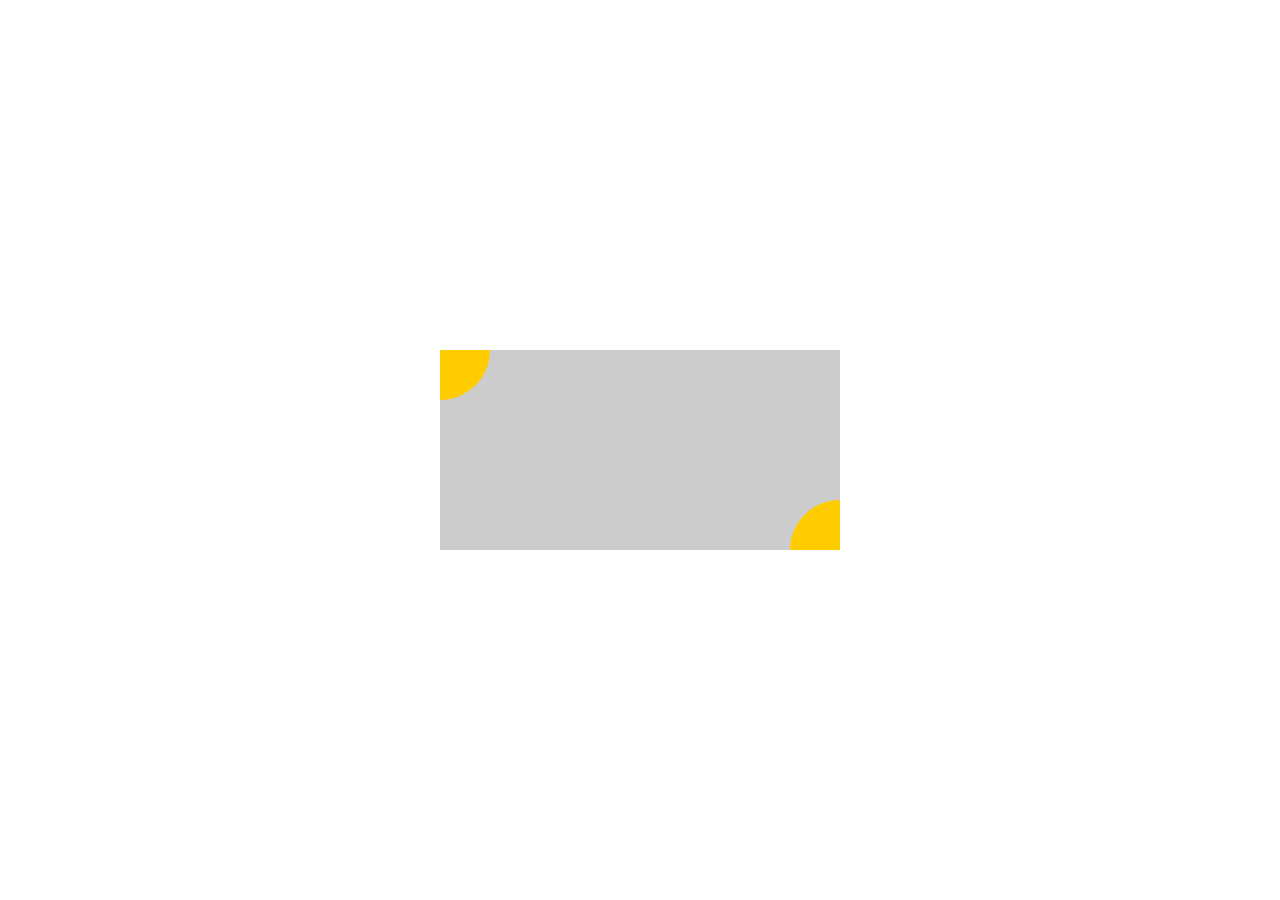
<file: task_4/index.html>
<!DOCTYPE html>
<html>

	<head>
		<meta charset="UTF-8">
		<title>task_4 定位和居中问题</title>
		<style type="text/css">
			* {
				margin: auto;
				padding: 0;
			}
			
			#box {
				width: 400px;
				height: 200px;
				background: #CCC;
				position: absolute;
				left: 50%;
				top: 50%;
				margin: -100px 0 0 -200px;
				overflow: hidden;
			}
			
			#leftTop,
			#rightBootom {
				height: 100px;
				width: 100px;
				border-radius: 50%;
				background: #fc0;
				position: absolute;
			}
			
			#leftTop {
				left: -50px;
				top: -50px;
			}
			
			#rightBootom {
				right: -50px;
				bottom: -50px;
			}
		</style>
	</head>

	<body>
		<div id="box">
			<div id="leftTop"></div>
			<div id="rightBootom"></div>

		</div>
	</body>

</html>
</file>
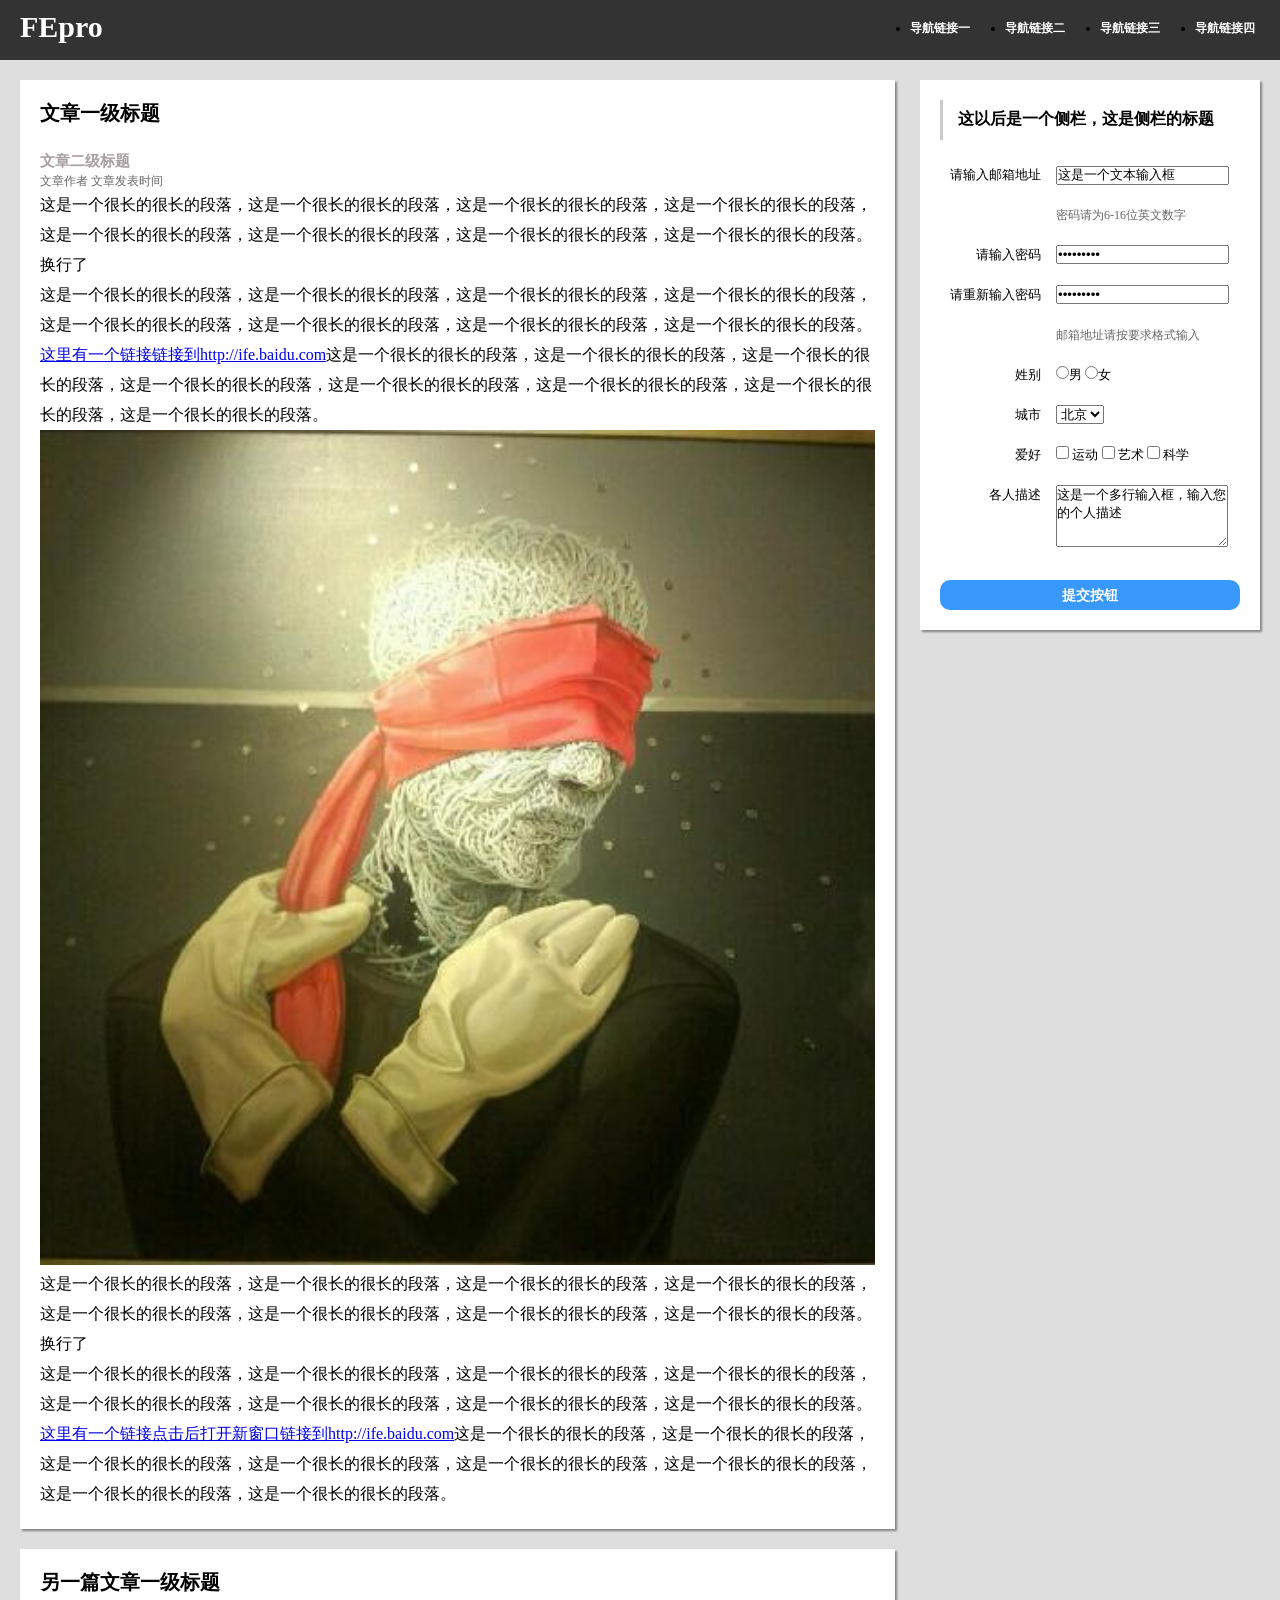
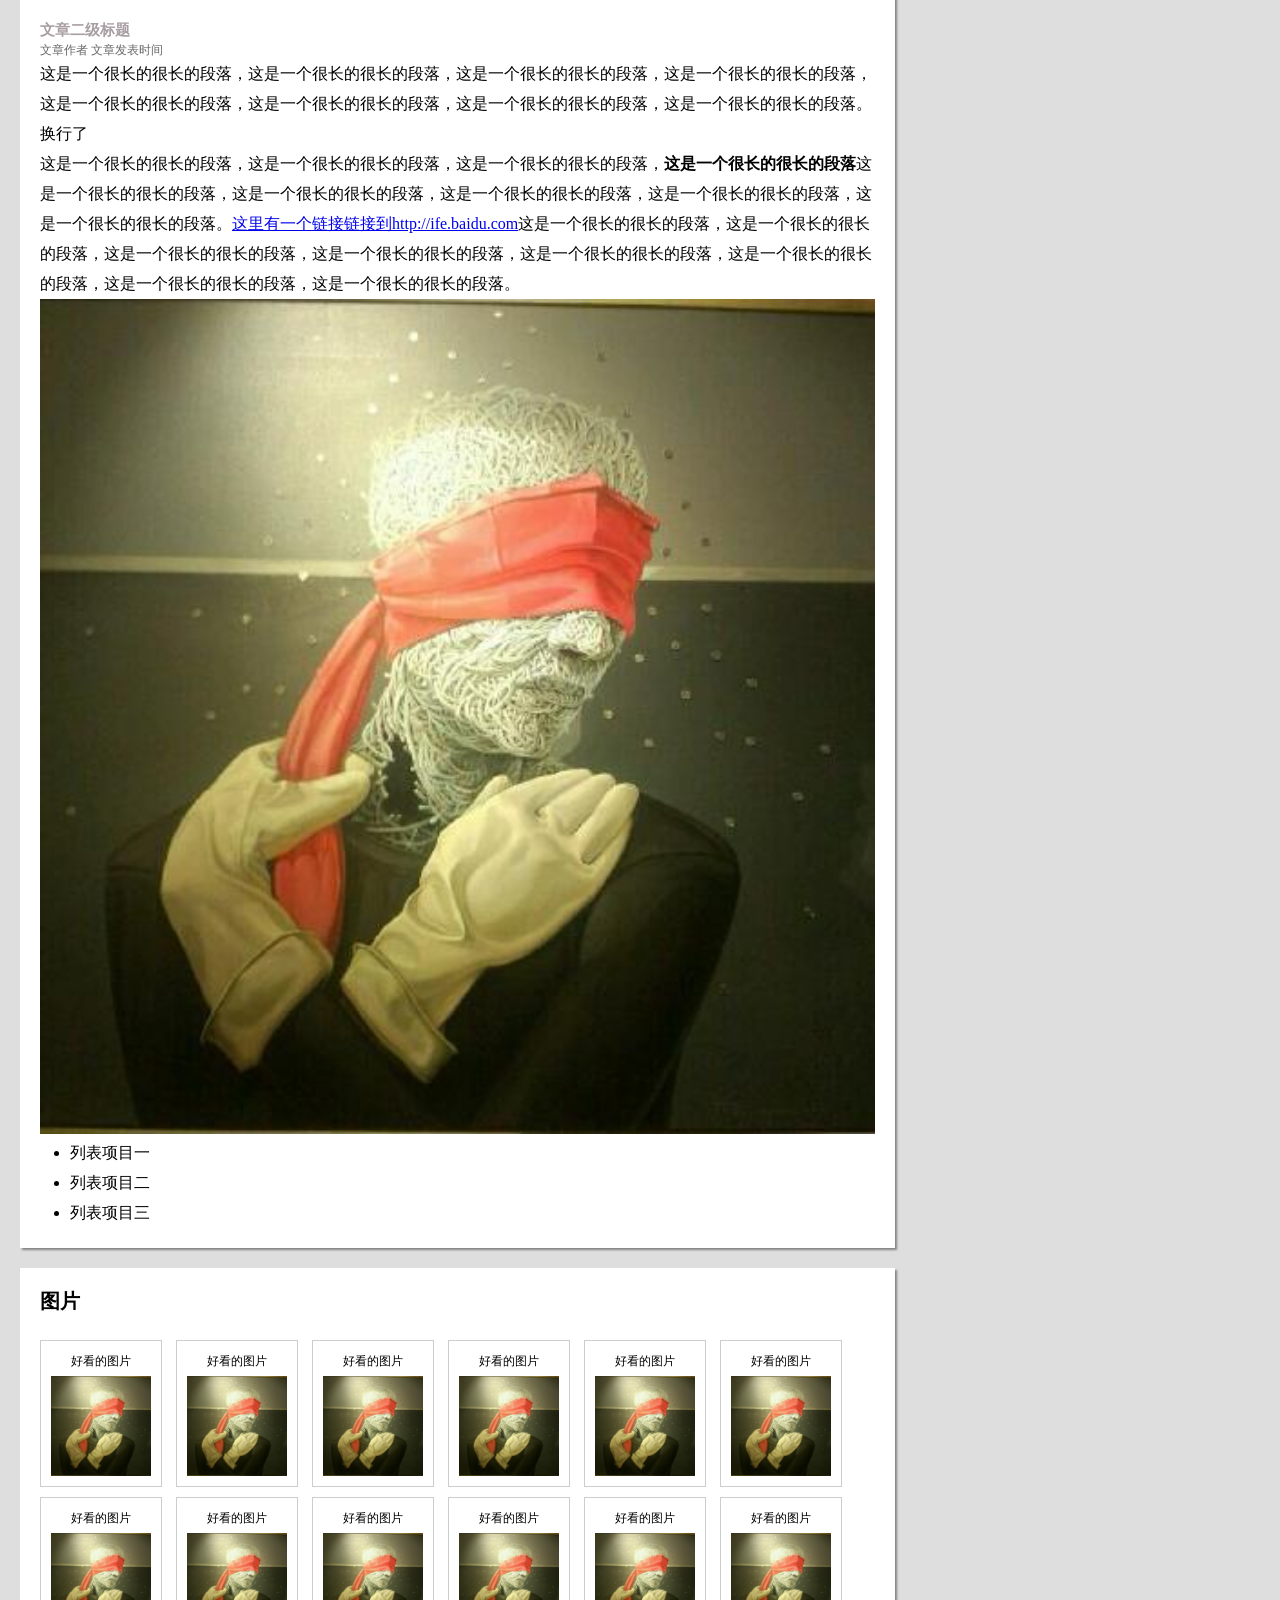
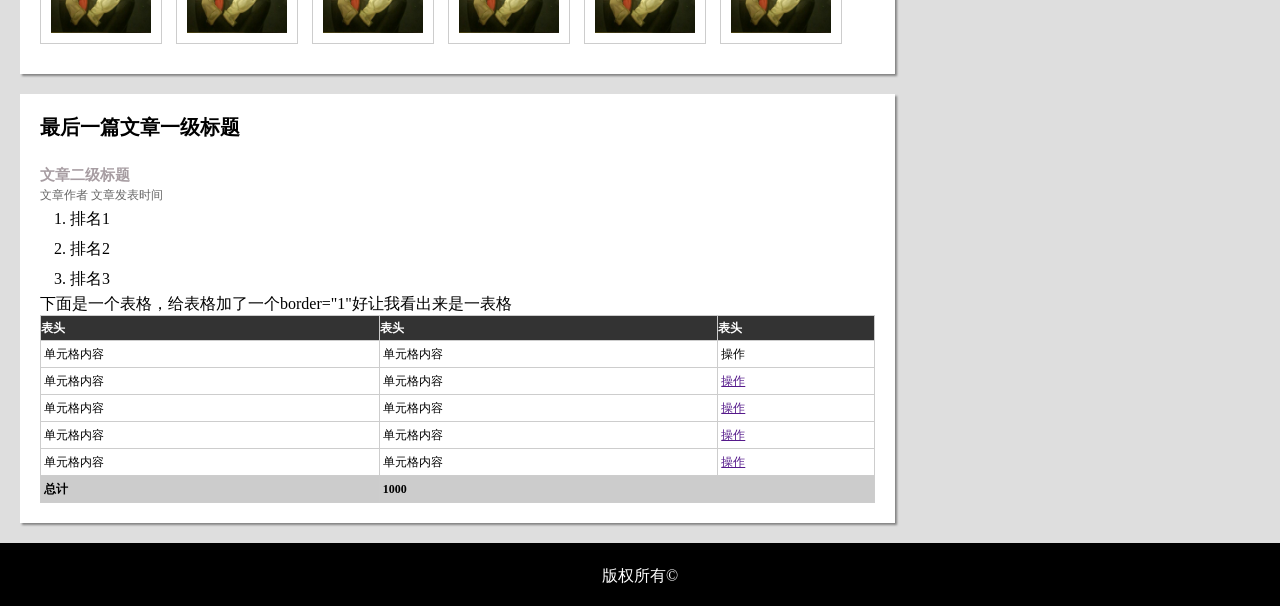
<file: task_5/index.html>
<!DOCTYPE html>
<html lang="en">

	<head>
		<meta charset="utf-8">
		<title>task_5 零基础HTML及CSS编码（二）</title>
		<link rel="stylesheet" href="css.css">
	</head>

	<body>
		<div class="header">
			<div class="logos">
				<h1>FEpro</h1></div>
			<div class="nav">
				<ul>
					<li><a href="">导航链接一</a></li>
					<li><a href="">导航链接二</a></li>
					<li><a href="">导航链接三</a></li>
					<li><a href="">导航链接四</a></li>
				</ul>
			</div>

		</div>
		<div id="article">
			<div id="right">
				<h1>这以后是一个侧栏，这是侧栏的标题</h1>
				<!--<h2>侧栏的注册窗口标题</h2>-->

				<form id="form">
					<div class="form_l">
						<p>
							<label for="">请输入邮箱地址</label>
						</p>
						<p>

						</p>
						<p>
							<label for="">请输入密码</label>
						</p>
						<p>
							<label for="">请重新输入密码</label>
						</p>
						<p>

						</p>
						<p>
							<label for="">姓别</label>
						</p>

						<p>
							<label for="">城市</label>
						</p>
						<p>
							<label for="">爱好</label>
						</p>
						<p>
							<label for="">各人描述</label>
						</p>
					</div>
					<div class="form_r">

						<p>
							<input type="text" name="email" value="这是一个文本输入框">
						</p>
						<p>
							<span>密码请为6-16位英文数字</span>
						</p>
						<p>

							<input type="password" name="password" value="这是一个文本输入框">
						</p>
						<p>

							<input type="password" name="password" value="这是一个文本输入框">
						</p>
						<p>
							<span>邮箱地址请按要求格式输入</span>
						</p>
						<p>

							<input type="radio" name="sex" value="male">男
							<input type="radio" name="sex" value="female">女
						</p>
						<p>

							<select name="chenshi">
								<option value="bj">北京</option>
								<option value="sh">上海</option>
								<option value="sz">深圳</option>
								<option value="lj">南京</option>
								<option value="gz">广州</option>
							</select>
						</p>
						<p>

							<input type="checkbox" name="yundong"> 运动
							<input type="checkbox" name="yundong"> 艺术
							<input type="checkbox" name="yundong"> 科学
						</p>
						<p>

							<textarea id="textarea">这是一个多行输入框，输入您的个人描述</textarea>
						</p>
					</div>

					<div id="submit">
						<input class="submit" type="submit" value="提交按钮">
					</div>

				</form>

			</div>

			<div id="left">
				<div class="article">
					<h1>文章一级标题</h1>
					<h2>文章二级标题</h2>
					<span>文章作者 文章发表时间</span>
					<p>
						这是一个很长的很长的段落，这是一个很长的很长的段落，这是一个很长的很长的段落，这是一个很长的很长的段落，这是一个很长的很长的段落，这是一个很长的很长的段落，这是一个很长的很长的段落，这是一个很长的很长的段落。</br>换行了
					</p>
					<p>
						这是一个很长的很长的段落，这是一个很长的很长的段落，这是一个很长的很长的段落，这是一个很长的很长的段落，这是一个很长的很长的段落，这是一个很长的很长的段落，这是一个很长的很长的段落，这是一个很长的很长的段落。<a href="http://ife.baidu.com/">这里有一个链接链接到http://ife.baidu.com</a>这是一个很长的很长的段落，这是一个很长的很长的段落，这是一个很长的很长的段落，这是一个很长的很长的段落，这是一个很长的很长的段落，这是一个很长的很长的段落，这是一个很长的很长的段落，这是一个很长的很长的段落。
					</p>
					<img src="17724450.jpeg" alt="这是一张图片" title="这是一张图片">
					<p>
						这是一个很长的很长的段落，这是一个很长的很长的段落，这是一个很长的很长的段落，这是一个很长的很长的段落，这是一个很长的很长的段落，这是一个很长的很长的段落，这是一个很长的很长的段落，这是一个很长的很长的段落。</br>换行了
					</p>
					<p>
						这是一个很长的很长的段落，这是一个很长的很长的段落，这是一个很长的很长的段落，这是一个很长的很长的段落，这是一个很长的很长的段落，这是一个很长的很长的段落，这是一个很长的很长的段落，这是一个很长的很长的段落。<a href="http://ife.baidu.com/" target="_blank"> 这里有一个链接点击后打开新窗口链接到http://ife.baidu.com</a>这是一个很长的很长的段落，这是一个很长的很长的段落，这是一个很长的很长的段落，这是一个很长的很长的段落，这是一个很长的很长的段落，这是一个很长的很长的段落，这是一个很长的很长的段落，这是一个很长的很长的段落。
					</p>
				</div>

				<div class="article">
					<h1>另一篇文章一级标题</h1>
					<h2>文章二级标题</h2>
					<span>文章作者 文章发表时间</span>
					<p>

						这是一个很长的很长的段落，这是一个很长的很长的段落，这是一个很长的很长的段落，这是一个很长的很长的段落，这是一个很长的很长的段落，这是一个很长的很长的段落，这是一个很长的很长的段落，这是一个很长的很长的段落。</br>换行了
					</p>
					<p>
						这是一个很长的很长的段落，这是一个很长的很长的段落，这是一个很长的很长的段落，<b>这是一个很长的很长的段落</b>这是一个很长的很长的段落，这是一个很长的很长的段落，这是一个很长的很长的段落，这是一个很长的很长的段落，这是一个很长的很长的段落。<a href="http://ife.baidu.com/">这里有一个链接链接到http://ife.baidu.com</a>这是一个很长的很长的段落，这是一个很长的很长的段落，这是一个很长的很长的段落，这是一个很长的很长的段落，这是一个很长的很长的段落，这是一个很长的很长的段落，这是一个很长的很长的段落，这是一个很长的很长的段落。
					</p>
					<img src="17724450.jpeg" alt="这是一张图片" title="这是一张图片">
					<ul>
						<li>列表项目一</li>
						<li>列表项目二</li>
						<li>列表项目三</li>
					</ul>
				</div>
				<div class="articelImg">
					<h1>图片</h1>
					<ul class="ulimg">

						<li>
							<p>好看的图片</p>
							<img src="17724450.jpeg" alt="好看的图片" title="好看的图片">

						</li>
						<li>
							<p>好看的图片</p>
							<img src="17724450.jpeg" alt="好看的图片" title="好看的图片">

						</li>
						<li>
							<p>好看的图片</p>
							<img src="17724450.jpeg" alt="好看的图片" title="好看的图片">

						</li>
						<li>
							<p>好看的图片</p>
							<img src="17724450.jpeg" alt="好看的图片" title="好看的图片">

						</li>
						<li>
							<p>好看的图片</p>
							<img src="17724450.jpeg" alt="好看的图片" title="好看的图片">

						</li>
						<li>
							<p>好看的图片</p>
							<img src="17724450.jpeg" alt="好看的图片" title="好看的图片">

						</li>
						<li>
							<p>好看的图片</p>
							<img src="17724450.jpeg" alt="好看的图片" title="好看的图片">

						</li>
						<li>
							<p>好看的图片</p>
							<img src="17724450.jpeg" alt="好看的图片" title="好看的图片">

						</li>
						<li>
							<p>好看的图片</p>
							<img src="17724450.jpeg" alt="好看的图片" title="好看的图片">
						</li>

						<li>
							<p>好看的图片</p>
							<img src="17724450.jpeg" alt="好看的图片" title="好看的图片">
						</li>

						<li>
							<p>好看的图片</p>
							<img src="17724450.jpeg" alt="好看的图片" title="好看的图片">
						</li>

						<li>
							<p>好看的图片
								<p>
									<img src="17724450.jpeg" alt="好看的图片" title="好看的图片">
						</li>
					</ul>

				</div>
				<div class="article">
					<h1>最后一篇文章一级标题</h1>
					<h2>文章二级标题</h2>
					<span>文章作者 文章发表时间</span>
					<ol>
						<li>排名1</li>
						<li>排名2</li>
						<li>排名3</li>
					</ol>

					<div>
						下面是一个表格，给表格加了一个border="1"好让我看出来是一表格

						<table>
							<tr>
								<th>表头</th>
								<th>表头</th>
								<th>表头</th>
							</tr>
							<tr>
								<td>单元格内容</td>
								<td>单元格内容</td>
								<td>操作</td>
							</tr>
							<tr>
								<td>单元格内容</td>
								<td>单元格内容</td>
								<td><a href="">操作</a></td>
							</tr>
							<tr>
								<td>单元格内容</td>
								<td>单元格内容</td>
								<td><a href="">操作</a></td>
							</tr>
							<tr>
								<td>单元格内容</td>
								<td>单元格内容</td>
								<td><a href="">操作</a></td>
							</tr>
							<tr>
								<td>单元格内容</td>
								<td>单元格内容</td>
								<td><a href="">操作</a></td>
							</tr>
							<tr>
								<td id="td">总计</td>
								<td id="td" colspan="2">1000</td>
							</tr>
						</table>
					</div>
				</div>
			</div>
		</div>

		<div id="footer">
			<p>版权所有©</p>
		</div>

	</body>

</html>
</file>
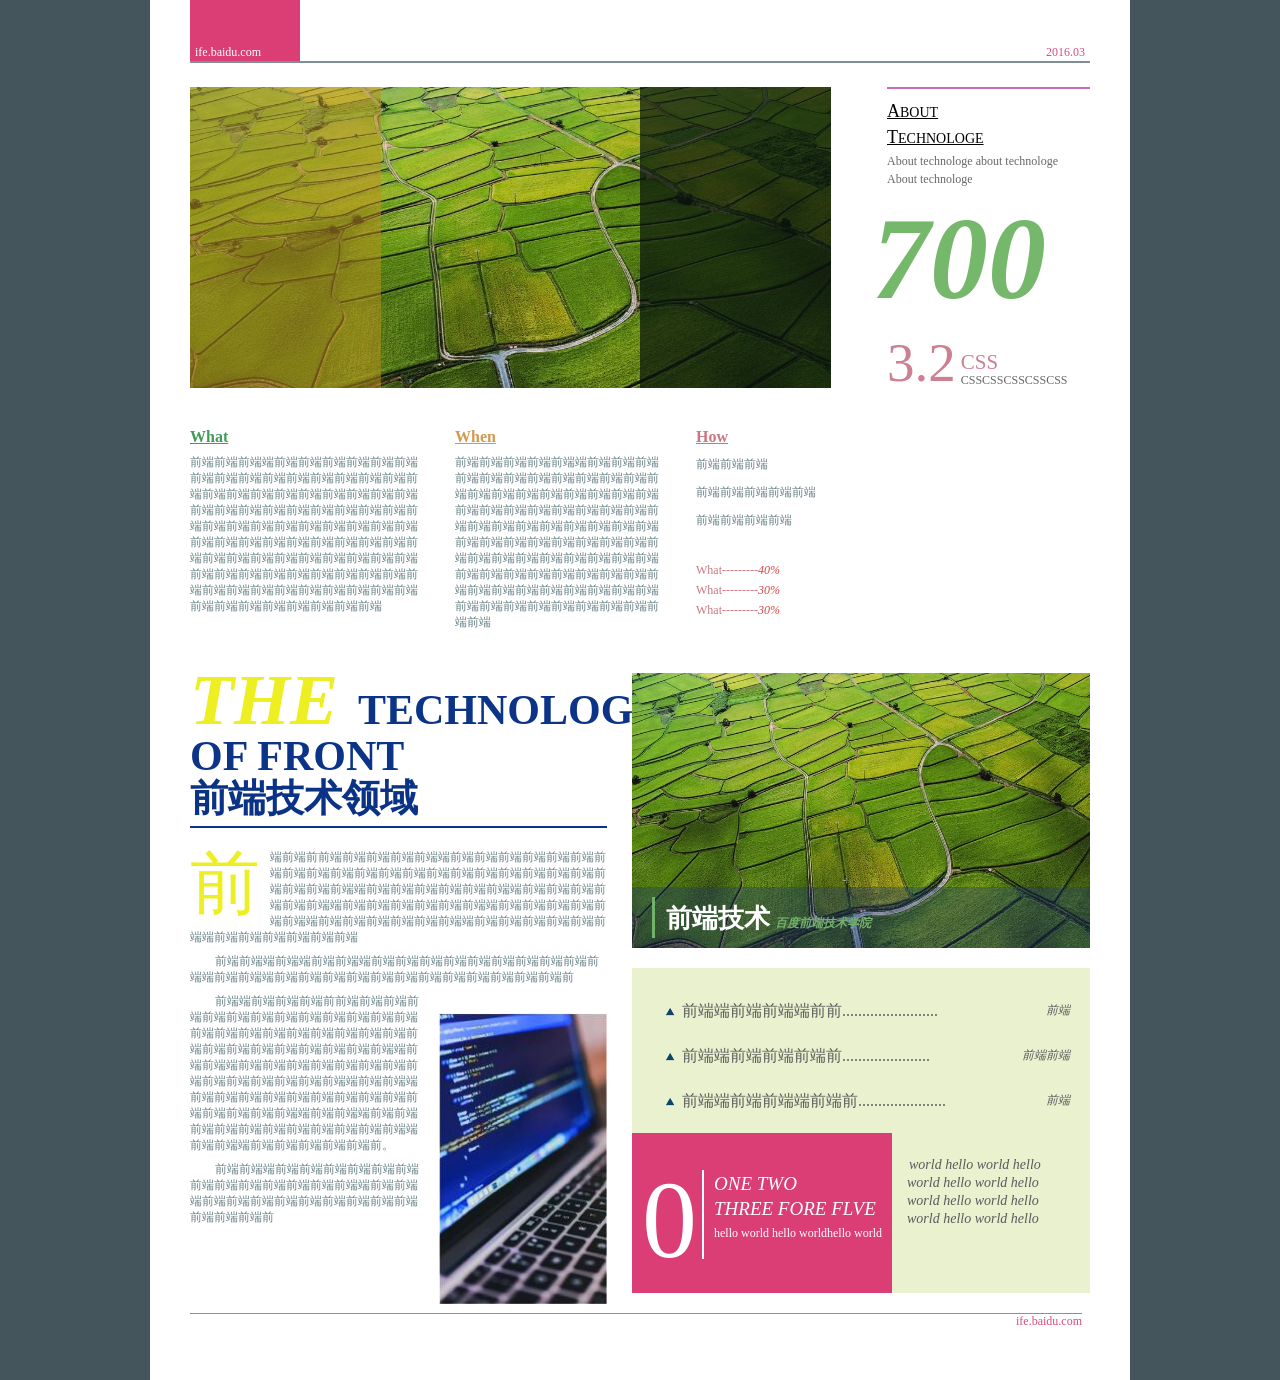
<file: task_6/index.html>
<!DOCTYPE html>
<html>

	<head>
		<meta charset="UTF-8">
		<link rel="stylesheet" type="text/css" href="css.css" />
		<title>task_6 通过HTML及CSS模拟报纸排版</title>
	</head>

	<body>
		<div id="main">
			<div id="header" class="ht">
				<div class="logo float_L">
					<p>ife.baidu.com</p>
				</div>
				<span>2016.03</span>
			</div>

			<div class="content">
				<div id="banner" class="float_L">

					<div class="banner_c">
						<img src="01.png" />
						<div class="banner_l"></div>
						<div class="banner_r"></div>
					</div>

				</div>
				<div id="msg" class="float_R">
					<p>
						<span>a</span>bout
					</p>
					<p>
						<span>t</span>echnologe
					</p>
					<span class="msg_p kt">About technologe about technologe About technologe <span>
						<div class="msg_h float_L yh">
							<h1 class="yh">700</h1>
							<h2 class="float_L">3.2</h2>
							<h3 class="float_L">CSS</h3>
							<strong class="float_L">CSSCSSCSSCSSCSS</strong>
						</div>
					
				</div>
			</div>
			<div class="content">
				<div class="what float_L yh">
					<h2>what</h2>
					<p>
						前端前端前端端前端前端前端前端前端前端前端前端前端前端前端前端前端前端前端前端前端前端前端前端前端前端前端前端前端前端前端前端前端前端前端前端前端前端前端前端前端前端前端前端前端前端前端前端前端前端前端前端前端前端前端前端前端前端前端前端前端前端前端前端前端前端前端前端前端前端前端前端前端前端前端前端前端前端前端前端前端前端前端前端前端前端前端前端前端前端前端前端前端前端
					</p>
				</div>
				<div class="when float_L yh">
					<h2>when</h2>
					<p>
						前端前端前端前端前端端前端前端前端前端前端前端前端前端前端前端前端前端前端前端前端前端前端前端前端前端前端前端前端前端前端前端前端前端前端前端前端前端前端前端前端前端前端前端前端前端前端前端前端前端前端前端前端前端前端前端前端前端前端前端前端前端前端前端前端前端前端前端前端前端前端前端前端前端前端前端前端前端前端前端前端前端前端前端前端前端前端
					</p>
				</div>
				<div class="how float_L yh">
					<h2>how</h2>
					<p>前端前端前端</p>
					<p>前端前端前端前端前端</p>
					<p>前端前端前端前端</p>
					<ul class="yh">
						<li>what---------<span>40%</span></li>
					<li>what---------<span>30%</span></li>
					<li>what---------<span>30%</span></li>
					</ul>
				</div>

			</div>
			<div class="content">
				<div class="left float_L">
					<dvi class="l_top float_L ht">
						<h1><span>the</span>technologe</h1>
						<br />
						<h3>of front</h3>
						<h4>前端技术领域</h4>

						<p id="leftP">
							前端前端前前端前端前端前端前端端前端前端前端前端前端前端前端前端前端前端前端前端前端前端前端前端前端前端前端前端前端前端前端前端端前端前端前端前端前端前端端前端前端前端前端前端前端端前端前端前端前端前端前端端前端前端前端前端前端前端端前端前端前端前端前端前端端前端前端前端前端前端前端端前端前端前端前端前端前端
							<p class="indent">前端前端端前端端前端前端端前端前端前端前端前端前端前端前端前端前端端前端前端端前端前端前端前端前端前端前端前端前端前端前端前端前
								<p class="indent"><img class="img float_R" src="242.jpg" alt="" />前端端前端前端前端前前端前端前端前端前端前端前端前端前端前端前端前端前端前端前端前端前端前端前端前端前端前端前端前端前端前端前端前端前端前端前端端前端前端端前端前端前端前端前端前端前端前端前端前端前端前端前端前端端前端前端端前端前端前端前端前端前端前端前端前端前端前端前端前端前端端前端前端端前端前端前端前端前端前端前端前端前端前端前端端前端前端端前端前端前端前端前端前。
								</p>
								<p class="indent">前端前端端前端前端前端前端前端前端前端前端前端前端前端前端前端端前端前端端前端前端前端前端前端前端前端前端前端前端前端前端前
								</p>
					</dvi>
				</div>
				<div class="right float_R">
					<dvi class="r_top float_L ">
						<img src="01.png" />
						<div class="r_top_span yh">
							<h2>前端技术<span>百度前端技术学院</span></h2>
						</div>

					</dvi>
					<div class="r_bottom float_L">
						<ul class="st">
							<li>前端端前端前端端前前........................<span>前端</span></li>
							<li>前端端前端前端前端前......................<span>前端前端</span></li>
							<li>前端端前端前端端前端前......................<span>前端</span></li>
						</ul>
						<div class="r_bottom_l float_L">
							<div class="r_bottom_l_l yh float_L">0</div>
							<div class="r_bottom_r_r float_L ht">
								<p>one two</p>
								<p>three fore flve</p>
								<span>hello world hello worldhello world</span>

							</div>
						</div>
						<div class="r_bootom_r float_L ">
							<p><span class=" span_top float_L">“</span> world hello world hello world hello world hello world hello world hello world hello world hello<span class=" span_bottom float_R">”</span> </p>
						</div>

					</div>
				</div>

			</div>
			<div id="footer">
				<span class="ht">ife.baidu.com</span>
			</div>
		</div>
	</body>

</html>
</file>
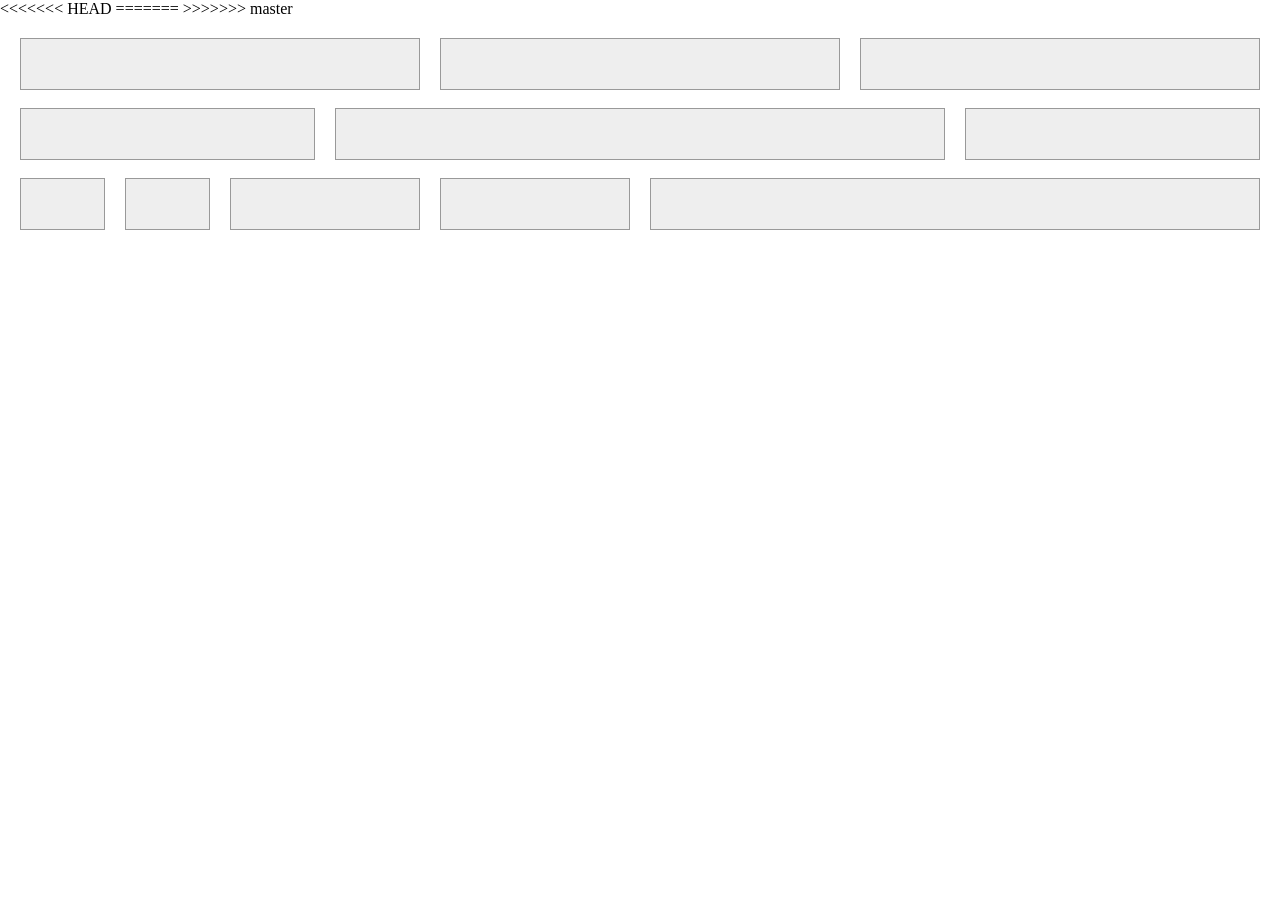
<file: task_8/index.html>
<!DOCTYPE html>
<html>

	<head>
		<meta charset="UTF-8">
<<<<<<< HEAD
		<title>task_8 响应式网格（栅格化）布局</title>
=======
		<title>task_8</title>
>>>>>>> master
		<style type="text/css">
			* {
				margin: 0;
				padding: 0;
			}
			
			.container {
				width: auto;
				height: auto;
				padding: 10px;
			}
			
			.row {
				width: 100%;
				height: auto;
			}
			
			.box {
				height: 50px;
				border: 1px solid #999;
				background: #eee;
			}
			
			[class|="col"] {
				float: left;
				height: 70px;
				box-sizing: border-box;
				padding: 10px;
			}
			
			.col-sm-1 {
				width: 8.3333333%;
			}
			
			.col-sm-2 {
				width: 16.6666667%
			}
			
			.col-sm-3 {
				width: 25%;
			}
			
			.col-sm-4 {
				width: 33.3333333%;
			}
			
			.col-sm-6 {
				width: 50%;
			}
			
			@media screen and (max-width:768px) {
				.col-xs-2 {
					width: 16.6666667%;
				}
				.col-xs-3 {
					width: 25%
				}
				.col-xs-6 {
					width: 50%;
				}
				.col-xs-8 {
					width: 66.6666667%;
				}
				.col-xs-12 {
					width: 100%;
				}
			}
		</style>
	</head>

	<body>
		<div class="container">
			<div class="row">
				<div class="col-sm-4 col-xs-6">
					<div class="box"></div>
				</div>
				<div class="col-sm-4 col-xs-6">
					<div class="box"></div>
				</div>
				<div class="col-sm-4 col-xs-12">
					<div class="box"></div>
				</div>
				<div class="col-sm-3 col-xs-3">
					<div class="box"></div>
				</div>
				<div class="col-sm-6 col-xs-6">
					<div class="box"></div>
				</div>
				<div class="col-sm-3 col-xs-3">
					<div class="box"></div>
				</div>
				<div class="col-sm-1 col-xs-2">
					<div class="box"></div>
				</div>
				<div class="col-sm-1 col-xs-2">
					<div class="box"></div>
				</div>
				<div class="col-sm-2 col-xs-8">
					<div class="box"></div>
				</div>
				<div class="col-sm-2 col-xs-3">
					<div class="box"></div>
				</div>
				<div class="col-sm-6 col-xs-3">
					<div class="box"></div>
				</div>
			</div>
		</div>

	</body>

</html>
</file>
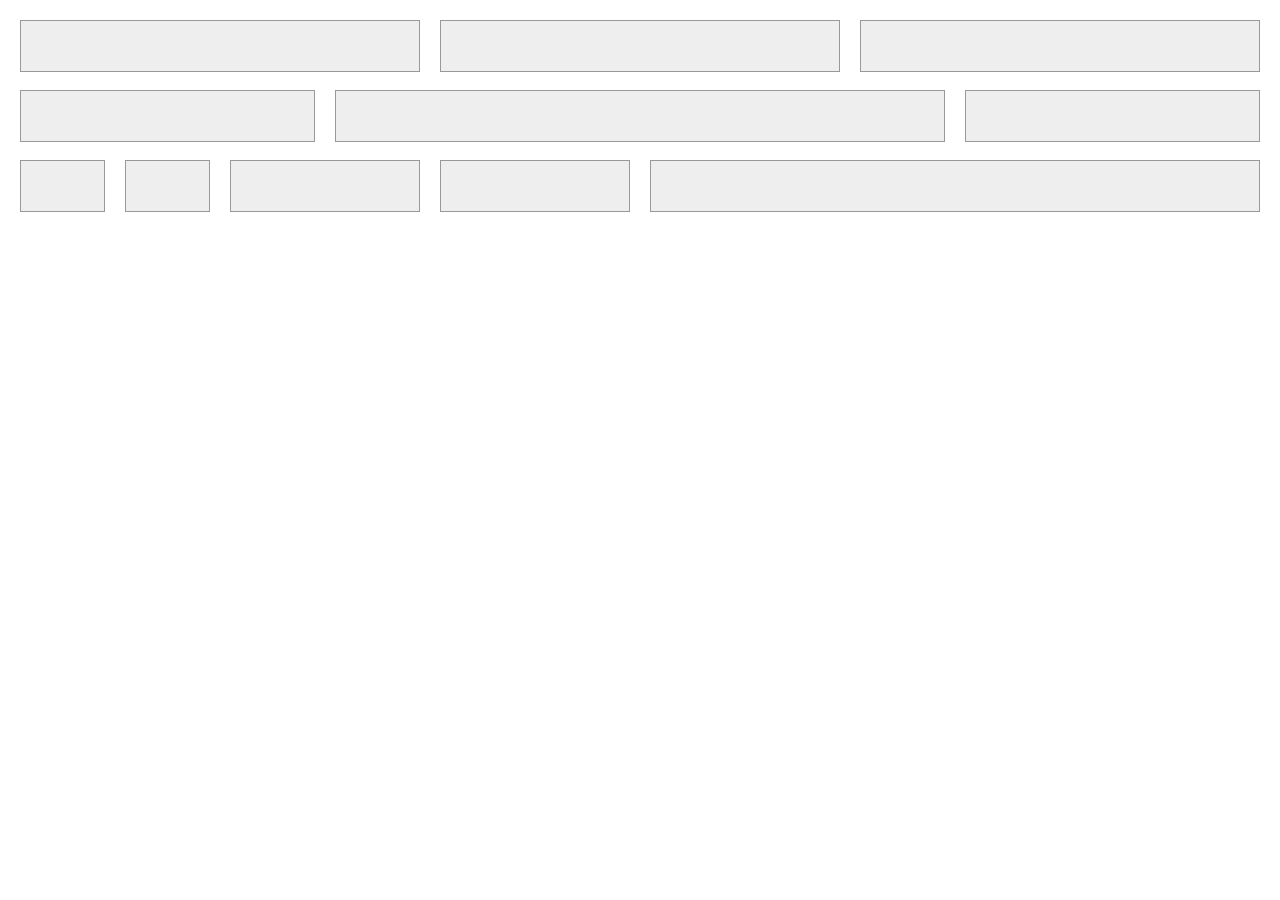
<file: task_8/new_file.html>
<!DOCTYPE html>
<html>

	<head>
		<meta charset="UTF-8">
		<title>task_8</title>
		<style type="text/css">
			* {
				margin: 0;
				padding: 0;
			}
			
			.container {
				width: auto;
				height: auto;
				padding: 10px;
			}
			
			.row {
				width: 100%;
				height: auto;
			}
			
			.box {
				height: 50px;
				border: 1px solid #999;
				background: #eee;
			}
			
			[class|="col"] {
				float: left;
				height: 70px;
				box-sizing: border-box;
				padding: 10px;
			}
			
			.col-sm-1 {
				width: 8.3333333%;
			}
			
			.col-sm-2 {
				width: 16.6666667%
			}
			
			.col-sm-3 {
				width: 25%;
			}
			
			.col-sm-4 {
				width: 33.3333333%;
			}
			
			.col-sm-6 {
				width: 50%;
			}
			
			@media screen and (max-width:768px) {
				.col-xs-2 {
					width: 16.6666667%;
				}
				.col-xs-3 {
					width: 25%
				}
				.col-xs-6 {
					width: 50%;
				}
				.col-xs-8 {
					width: 66.6666667%;
				}
				.col-xs-12 {
					width: 100%;
				}
			}
		</style>
	</head>

	<body>
		<div class="container">
			<div class="row">
				<div class="col-sm-4 col-xs-6">
					<div class="box"></div>
				</div>
				<div class="col-sm-4 col-xs-6">
					<div class="box"></div>
				</div>
				<div class="col-sm-4 col-xs-12">
					<div class="box"></div>
				</div>
				<div class="col-sm-3 col-xs-3">
					<div class="box"></div>
				</div>
				<div class="col-sm-6 col-xs-6">
					<div class="box"></div>
				</div>
				<div class="col-sm-3 col-xs-3">
					<div class="box"></div>
				</div>
				<div class="col-sm-1 col-xs-2">
					<div class="box"></div>
				</div>
				<div class="col-sm-1 col-xs-2">
					<div class="box"></div>
				</div>
				<div class="col-sm-2 col-xs-8">
					<div class="box"></div>
				</div>
				<div class="col-sm-2 col-xs-3">
					<div class="box"></div>
				</div>
				<div class="col-sm-6 col-xs-3">
					<div class="box"></div>
				</div>
			</div>
		</div>

	</body>

</html>
</file>
<file: kask_6/css.css>
/*基础*/

* {
	margin: 0 auto;
	padding: 0;
}

body {
	background: #44565C;
}


/*字休*/

.ht {
	font-family: "黑体";
}

.st {
	font-family: "宋体";
}

.kt {
	font-family: "楷体";
}

.yh {
	font-family: "微软雅黑";
}

.indent {
	text-indent: 25px;
}


/*浮动*/

.float_L {
	float: left;
}

.float_R {
	float: right;
}


/*主体开始*/

#main {
	width: 900px;
	height: 1305px;
	padding: 0 40px;
	background: #fff;
}


/*头部*/

#header {
	width: 100%;
	height: 61px;
	border-bottom: solid 2px #7F9094;
	font-size: 12px;
}

.logo {
	width: 110px;
	height: 61px;
	background: #DB3E75;
	color: #FFF;
}

.logo p {
	margin: 37px 0 0 5px;
	line-height: 30px;
}

#header span {
	color: #DC4C7D;
	float: right;
	margin: 37px 5px 0 0;
	line-height: 30px;
}


/*content 开始*/

.content {
	width: 100%;
	height: auto;
	float: left;
	margin: 25px 0;
}

.content h2 {
	font-size: 16px;
	text-decoration: underline;
	text-transform: capitalize;
}

.content p {
	font-size: 12px;
	line-height: 16px;
	font-family: "宋体";
	color: #698287;
	margin-top: 8px;
}


/*content-1*/

#banner {
	width: 641px;
	height: 191px;
	background: #333;
	float: left;
}

#msg {
	height: 191px;
	width: 203px;
	border-top: solid 2px #CA69B8;
}


/*content-2*/

.what {
	color: #419c59;
	width: 230px;
	height: 205px;
	margin-right: 35px;
}

.when {
	color: #d2994f;
	width: 206px;
	height: 205px;
	margin-right: 35px;
}

.how {
	color: #cc7680;
	width: 250px;
	height: 205px;
}

.how ul {
	list-style: none;
	margin-top: 30px;
}

.how ul li,
.how p {
	line-height: 20px;
	text-transform: capitalize;
	font-size: 12px;
}

.how li span {
	color: #cd4a48;
	font-style: oblique;
}


/*content-3*/

.left {
	width: 417px;
	height: auto;
	margin-right: 20px;
}

.l_top {
	border-bottom: solid 2px #0B3488;
	width: 100%;
	height: 153px;
	text-transform: uppercase;
}

.l_top h1 span {
	font-style: italic;
	color: #EDEF22;
	font-size: 72px;
	font-weight: 800;
	margin-right: 20px;
}

.l_top h1,
.l_top h3 {
	color: #0B3488;
	font-size: 42px;
	line-height: 55px;
}

.l_top h3 {
	color: #0B3488;
	font-size: 42px;
	line-height: 0;
}

.l_top h4 {
	font-size: 38px;
	color: #0A3385;
	line-height: 85px;
}

.l_top img {
	width: 168px;
	float: right;
	margin: 20px 0 20px 20px;
}

#leftP:first-letter {
	color: #EDEF22;
	font-family: "微软雅黑";
	font-weight: 500;
	font-size: 70px;
	float: left;
	margin: 0 10px 10px 0;
	line-height: 70px;
}

.right {
	width: 458px;
	height: auto;
}

.r_top {
	width: 100%;
	height: 275px;
	background: #419C59;
	margin-bottom: 20px;
}

.r_bottom {
	background: #EAF1CF;
	width: 100%;
	height: auto;
}

.r_bottom ul {
	list-style-image: url(li.png);
	padding: 30px 20px 0 30px;
}

.r_bottom ul li {
	font-size: 16px;
	line-height: 25px;
	color: #5a5b5b;
	margin-left: 20px;
	margin-bottom: 20px;
}

.r_bottom ul span {
	font-style: italic;
	font-size: 12px;
	height: 16px;
	float: right;
}

.r_bottom_l {
	background: #DB3E75;
	width: 260px;
	height: 160px;
	color: #FFF;
}

.r_bottom_l_l {
    font-size: 110px;
    border-right: solid #FFF 2px;
    height: 87px;
    padding-right: 5px;
    margin: 35px 10px 0;
    line-height: 85px;
}

.r_bottom_r_r {
	height:135px;
	width: 160px;
	padding-top: 35px;
}

.r_bottom_r_r p {
	font-style: italic;
	font-size: 21px;
	    margin: 0 0 10px 0;
	color: #FFF;
	font-family: "黑体";
	text-transform:uppercase;
}
.r_bottom_r_r span{
	font-size: 12px;
}
.r_bootom_r{
	height: 130px;
	width: 165px;
	padding: 15px;
}
.r_bootom_r p{
	font-size: 14px;
	font-style: italic;
	color: #5A5B5B;
	font-family:"黑体";
}
.r_bootom_r sub,.r_bootom_r sup {
	color: #DB3E73;
	font-size: 72px;
	font-style: initial;
	
}
/*底部*/
#footer{
	width: 892px;
	border-top: solid 1px #938e8c ;
	float: left;
	height: 60px;
}

#footer span{
	float: right;
	color: #DC4C7D;
	font-size: 12px;
	
}
</file>
<file: task_11/css/css.css>
/*基础开始*/

* {
	margin: 0;
	padding: 0;
	text-decoration: none;
	font-size: 100%;
	box-sizing: border-box;
}

body {
	background: #FFF;
	font-family: "微软雅黑";
}

a,
h1,
h2,
h3,
span,
li,
p {
	font-size: 1.3rem;
	color: #656565;
	text-align: center;
	list-style: none;
}

.header {
	height: 4rem;
	width: 100%;
	background: #91D4DA;
	position: fixed;
	top: 0;
	z-index: 999;
}


.header a {
	color: #FFF;
	background: url(../img/1.png) no-repeat left center;
	background-position-x: 0.5rem;
	background-size: 30%;
	line-height: 4rem;
	padding-left: 2rem;
	font-size: 1.2rem;
	width: 20%;
	z-index: 1000;
}

.header h1 {
	color: #FFF;
	width: 100%;
	line-height: 4.3rem;
	font-size: 1.3rem;
	text-align: center;
	display: block;
	position: fixed;
	top: 0;
	z-index: 99;
	letter-spacing: 0.1rem;
}
.header h1 span {
	position: fixed;
	left: 0;
	top: 0;
}

.main {
	float: left;
	display: block;
	height: auto;
	background: #f5f5f5;
	padding-top: 4rem;
}

.nav {
	height: 4rem;
	float: left;
	width: 100%;
	background: #FFF;
}

.nav ul {
	margin: 0 auto;
}

.nav li {
	float: left;
	width: 20%;
	line-height: 4rem;
	height: 4rem;
	font-weight: bold;
	border-bottom: 1px solid #FFF;
}

.nav .li-a {
	border-bottom: 5px solid #91d4da;
	box-sizing: border-box;
}

.banenr {
	width: 100%;
	float: left;
}

.banenr img {
	display: block;
	width: 100%;
	vertical-align: middle;
}

.tab {
	background: #FFF;
	width: 100%;
	float: left;
	height: auto;
	padding: 1.5rem 0;
}

.tab ul {
	float: left;
	width: 100%;
}

.tab li {
	float: left;
	width: 20%;
	height: auto;
}

.tab li a {
	width: 100%;
	float: left;
	background-size: 50%;
}

.tab li a img {
	width: 60%;
}

.tab li h2 {
	padding-top: 0.5rem;
	color: #303030;
	font-size: 1.2rem;
}

.column {
	margin-bottom: 1rem;
	background: #FFF;
	float: left;
	width: 100%;
	height: auto;
	padding: 0 0.8rem;
}

.column ul {
	width: 100%;
	margin: 0 auto;
	border-top: 1px solid #dedede;
}

.column li {
	margin-top: 0.5rem;
	margin-bottom: 0.5rem;
	float: left;
	width: 33.33%;
	padding: 0.5rem 0.5rem 0.5rem 0.5rem;
	border-right: 1px solid #dedede;
}

.column li h2 {
	color: #2f2f2f;
	font-size: 1.5rem;
	margin-bottom: 0.2rem;
	line-height: 2rem;
}

.column li span {
	font-size: 1.2rem;
	line-height: 1.5rem;
}

.column img {
	width: 100%;
}

.column .column-li {
	border: none;
}

.column-box1 {
	height: auto;
	background: #FFF;
	margin-bottom: 1rem;
	float: left;
	width: 100%;
	padding-bottom: 0.5rem;
}

.column-box1-h1 {
	line-height: 3rem;
	padding: 0 0.8rem;
	width: 100%;
}

.column-box1-h1 h1 {
	text-align: left;
	width: 100%;
	border-bottom: 1px solid #dedede;
}

.column-box1-list {
	float: left;
	background: #FFF;
	width: 100%;
}

.column-box1-list-img {
	width: 30%;
	float: left;
	padding: 0.8rem 0.4rem 0 0.8rem;
}

.column-box1-list img {
	width: 100%;
	border: 1px solid#f7d192;
}

.column-box1-list ul {
	float: right;
	width: 70%;
	padding-top: 0.45rem;
}

.column-box1-list ul li {
	float: left;
	background: #f8f8f8;
	width: 45%;
	line-height: 3rem;
	margin: 0.4rem;
}

.list {
	height: auto;
	background: #fff;
	float: left;
}

.list-box1 {
	width: 100%;
	padding: 0 0.8rem;
	float: left;
}

.list-box1 li {
	float: left;
	width: 100%;
	text-align: left;
	padding: 0.6rem 0 0 0;
	border-bottom: 1px solid #dedede;
	position: relative;
}

.list-box1 li img {
	width: 31%;
	text-align: left;
	margin-bottom: 0.3rem;
}

.list-box1-li {
	width: 67%;
	float: right;
	padding: 0 0.8rem;
}

.list-box1-li h2 {
	text-align: left;
	float:left;
	line-height: 1.3rem;
}

.list h2 a {
	font-size: 1.2rem;
}

.list-box1-li p {
	font-size: 1rem;
	position: absolute;
	bottom: 0.4rem;
	color: #c9c9c9;
}

.list-box1-li p time,
.list-box2 p time {
	padding-left: 0.5rem;
}

.list-box2 {
	width: 100%;
	float: left;
	height: auto;
	padding-bottom: 0.2rem;
}

.list-box2 h2 {
	text-align: left;
	line-height: 2.8rem;
	height: 2.5rem;
	float: left;
	width: 100%;
	padding-left: 0.8rem;
}

.list-box2 ul {
	padding: 0 0.7rem;
	float: left;
	width: 100%;
}

.list-box2 ul li {
	float: left;
	width: 33.33%;
}

.list-box2 li img {
	width: 100%;
	text-align: left;
	padding: 0.1rem;
}

.list-box2 p {
	padding-left: 0.8rem;
	font-size: 1rem;
	text-align: left;
	line-height: 1.8rem;
	height: 2rem;
	clear: both;
	color: #c9c9c9;
}
</file>
<file: task_12/css/style.css>
* {
	margin: 0;
	padding: 0;
	list-style: none;
	font-size: 12px;
	text-decoration: none;
}

table {
	margin: 50px auto;
	border-collapse: collapse;
}

tr,
td,
th {
	padding: 5px 10px;
	text-align: center;
	border: 2px solid #FFF;
}

th {
	background: #000;
	color: #FFF;
}

.red {
	color: red;
}

tr:nth-child(2n+1) {
	background: #C3C2C2;
}

input {
	display: block;
	margin: 0 0 50px 27%;
	height: 28px;
	width: 100px;
	outline: 0;
	transition: width 0.5s;
	-webkit-transition: width 0.5s;
}

input:focus {
	width: 215px;
}

#box {
	width: 480px;
	margin: 50px auto;
}

.banner {
	height: 270px;
	width: 480px;
	position: relative;
	overflow: hidden;
	margin: 0 auto;
}

.banenr-ul {
	width: 300%;
	height: 100%;
	position: relative;
	left: 0;
	transition: 0.5s left;
	font-size: 0;
	word-spacing: 0;
	letter-spacing: 0;
}

.banner li {
	display: inline-block;
}

.bannerBar {
	position: absolute;
	right: 10px;
	bottom: 10px;
	z-index: 999;
}

.bannerBar a {
	float: left;
	display: block;
	width: 12px;
	height: 12px;
	background: #228AC1;
	margin: 0 5px;
	padding: 5px;
	color: #FFF;
	text-align: center;
	line-height: 15px;
	opacity: 0.5;
	z-index: 10;
}

#img1:target~.banenr-ul {
	left: 0;
}

#img2:target~.banenr-ul {
	left: -100%;
}

#img3:target~.banenr-ul {
	left: -200%;
}
</file>
<file: task_3/css.css>
* {
				margin: 0 auto;
				padding: 0;
				font-size: 12px;
				font-family: "微软雅黑";
			}
			
			ul {
				list-style: none;
			}
			
			body {
				padding: 20px;
			}
			
			div {
				box-sizing: border-box;
				padding: 20px;
				background: #FFF;
				border: solid 1px #D2D1CE;
			}
						
			img{
				border: solid 1px #D2D1CE;
			}
			
			
			.box {
				width: 100%;
				height: 565px;
				background: #ECEBEB;
				padding-bottom: 0;
			}

			.box_left {
				width: 200px;
				height: 120px;
				float: left;
				padding-right: 0;
			}
			
			.logos {
				float: left;
				padding: 0;
				border: none;
			}
			
			.logos img {
				width: 78px;
			}
			
			.box_left h1{
				text-align: center;
			}
			
			.box_center {
				margin-left: 220px;
				margin-right: 140px;
				
			}
			
			.box_center p {
				margin-bottom: 15px;
			}
			
			.box_right {
				width: 120px;
				height: auto;
				float: right;
				padding-top: 0;
			}
			
			.team li {
				margin-top: 20px;
			}
			
			.team li img {
				width: 75px;
				height: 75px;
			}
</file>
<file: task_5/css.css>
/*基础开始*/

* {
	margin: 0;
	padding: 0;
}

body {
	margin: 0;
	padding: 0;
	font-family: "微软雅黑";
	background: #DEDEDE;
}

h1 {
	font-size: 20px;
	margin-bottom: 25px;
}

h2 {
	color: #A79DA2;
	font-size: 15px;
}

span {
	font-size: 12px;
	color: #666;
}

p {
	line-height: 30px;
	height: auto;
}

table {
	margin: 0;
	font-size: 12px;
	width: 100%;
	border: solid 1px #CDCDCD;
	border-collapse: collapse;
}

th {
	text-align: left;
	padding: 0;
	border: solid 1px #CDCDCD;
	background: #333;
	color: #fff;
	height: 24px;
}

tr {
	text-align: left;
}

td {
	border: solid 1px #CDCDCD;
	height: 20px;
	padding: 3px;
}

#td {
	background: #ccc;
	font-weight: 700;
}


/*头部*/

.header {
	background: #333;
	width: 100%;
	height: 60px;
}

.logos {
	float: left;
}

.logos h1 {
	color: #fff;
	font-size: 30px;
	text-align: center;
	margin: 0;
	padding: 10px 0 0 20px;
}

.nav {
	margin-top: 20px;
	float: right;
	font-size: 12px;
}

.nav ul li {
	float: left;
	margin: 0 10px;
	width: 75px;
}

.nav a {
	color: #FFF;
	font-weight: 600;
	text-decoration: none;
	width: auto;
}

.nav a:hover {
	color: #A69F99;
}

#article {
	float: left;
	min-width: 230px;
}


/*左边*/

#left {
	margin-right: 365px;
}

.article,
.articelImg {
	margin: 20px;
	padding: 20px;
	background: #FFF;
	box-shadow: 2px 2px 2px #848484;
}

.article img {
	width: 100%;
}

.ulimg {
	list-style: none;
}

.ulimg li {
	width: 100px;
	height: 125px;
	padding: 10px 10px;
	border: solid 1px #CDCDCD;
	margin: 0 10px 10px 0;
	display: inline-block;
}

.ulimg img {
	width: 100px;
	height: 100px;
}

.ulimg p {
	line-height: 20px;
	margin: 0 0 5px 0;
	padding: 0;
	text-align: center;
	font-size: 12px;
}

#right h1 {
	border-left: solid 3px #ccc;
	margin-bottom: 15px;
	height: 40px;
	line-height: 38px;
	padding-left: 15px;
	font-size: 16px;
}

.article li {
	height: 30px;
	line-height: 30px;
	margin-left: 30px;
}


/*右边*/

#right {
	margin: 20px;
	height: auto;
	padding: 20px;
	background: #FFF;
	box-shadow: 2px 2px 2px #848484;
	float: right;
	width: 300px;
	overflow: hidden;
}

#form {
	font-size: 13px;
	width: 100%;
	height: auto;
	float: left;
}

.form_l {
	height: 425px;
	float: left;
	margin-left: 10px;
}

.form_l p,
.form_r p {
	height: 30px;
	margin: 10px 0 10px 0;
	line-height: 20px;
	text-align: right;
}
.form_r p{
	text-align: left;
}

.form_l label {
	float: right;
}

.form_r {
	width: 175px;
	height: 400px;
	float: left;
	margin-left: 15px;
}


#textarea {
	height: 60px;
	width: 170px;
}

.submit {
	width: 100%;
	font-size: 14px;
	line-height: 30px;
	color: #fff;
	border: none;
	border-radius: 10px;
	background: #3998FC;
	font-weight: bold;
	/*margin-top: 20px;*/
}

#submit {
	height: auto;
	width: 100%;
	clear: both;
}


/*底部*/

#footer {
	width: 100%;
	height: 60px;
	background: #000;
	padding-top: 3px;
	clear: both;
}

#footer p {
	text-align: center;
	color: #FFF;
	margin-top: 15px;
}


/*自适应部分*/

@media screen and (max-width: 640px) {
	.header{
		height: 120px;
		text-align: center;
	}
	.logos {
		margin: 0 auto;
		float: none;
	}
	.nav{
		float: none;
		margin: 0 auto;
		margin-top: 20px;
		 
	}
	.header ul {
		display: inline-block;
		position: relative;
		margin: 0 auto;
	}
	.nav ul li {
		font-size: 11px;
		height: 25px;
		margin: 0 ;
		width: 50%;
	}
	#left {
		width: auto;
		margin-right: 0;
		min-width: 380px;
	}
	#right {
		float: none;
		margin:  0 auto;
		margin-top: 20px;
	}
	body{
		min-width: 375px;
	}
}
</file>
<file: task_6/css.css>
/*基础*/

* {
	margin: 0 auto;
	padding: 0;
}

body {
	background: #44565C;
}


/*浮动*/

.float_L {
	float: left;
}

.float_R {
	float: right;
}


/*主体开始*/

#main {
	width: 900px;
	height: 1380px;
	padding: 0 40px;
	background: #fff;
}


/*头部*/

#header {
	width: 100%;
	height: 61px;
	border-bottom: solid 2px #7F9094;
	font-size: 12px;
}

.logo {
	width: 110px;
	height: 61px;
	background: #DB3E75;
	color: #FFF;
}

.logo p {
	margin: 37px 0 0 5px;
	line-height: 30px;
}

#header span {
	color: #DC4C7D;
	float: right;
	margin: 37px 5px 0 0;
	line-height: 30px;
}


/*content 开始*/

.content {
	width: 100%;
	height: auto;
	float: left;
	margin: 20px 0;
}

.content h2 {
	font-size: 16px;
	text-decoration: underline;
	text-transform: capitalize;
}

.content p {
	font-size: 12px;
	line-height: 16px;
	font-family: "宋体";
	color: #698287;
	margin-top: 8px;
}


/*content-1*/

#banner {
	width: 641px;
	height: 301px;
	float: left;
}

.banner_l {
	background: rgba(189, 145, 30, 0.52);
	width: 191px;
	height: 301px;
	position: absolute;
	top: 0;
	left: 0;
}

.banner_c {
	position: relative;
}

.banner_c img {
	width: 641px;
	height: 301px;
}

.banner_r {
	width: 191px;
	height: 301px;
	background-color: rgba(8, 21, 12, 0.7);
	position: absolute;
	right: 0;
	top: 0;
}

#msg {
	height: auto;
	width: 203px;
	border-top: solid 2px #CA69B8;
	padding-top: 10px;
}

#msg p {
	color: #000;
	font-size: 14px;
	text-transform: uppercase;
	text-decoration: underline;
	font-family: "微软雅黑";
	margin: 0;
	padding: 0;
	line-height: 24px;
}

#msg p span {
	font-size: 18px;
}

.msg_p {
	font-size: 12px;
	color: #676767;
}

.msg_h {
	width: 100%;
	height: auto;
}

#msg h1 {
	color: #75b86b;
	font-size: 116px;
	font-style: oblique;
	margin-left: -15px;
	line-height: 145px;
}

#msg h2 {
	font-size: 55px;
	color: #cc8091;
	text-decoration: none;
	font-weight: 400;
	margin-right: 5px;
	line-height: 50px;
	margin-top: 6px;
}

#msg h3 {
	font-size: 21px;
	color: #cc8091;
	font-weight: 400;
	margin-top: 18px;
}

#msg strong {
	font-size: 12px;
	color: #666;
	font-weight: 100;
	line-height: 10px;
}


/*content-2*/

.what {
	color: #419c59;
	width: 230px;
	height: 205px;
	margin-right: 35px;
}

.when {
	color: #d2994f;
	width: 206px;
	height: 205px;
	margin-right: 35px;
}

.how {
	color: #cc7680;
	width: 250px;
	height: 205px;
}

.how ul {
	list-style: none;
	margin-top: 30px;
}

.how ul li,
.how p {
	line-height: 20px;
	text-transform: capitalize;
	font-size: 12px;
}

.how li span {
	color: #cd4a48;
	font-style: oblique;
}


/*content-3*/

.left {
	width: 417px;
	height: auto;
	margin-right: 20px;
}

.img {
	width: 168px;
	float: right;
	margin: 20px 0 20px 20px;
}

.img img {
	display: block;
	width: 100%;
}

.l_top {
	border-bottom: solid 2px #0B3488;
	width: 100%;
	height: 153px;
	text-transform: uppercase;
}

.l_top h1 span {
	font-style: italic;
	color: #EDEF22;
	font-size: 72px;
	font-weight: 800;
	margin-right: 20px;
}

.l_top h1,
.l_top h3 {
	color: #0B3488;
	font-size: 42px;
	line-height: 55px;
}

.l_top h3 {
	color: #0B3488;
	font-size: 42px;
	line-height: 0;
}

.l_top h4 {
	font-size: 38px;
	color: #0A3385;
	line-height: 85px;
}

#leftP:first-letter {
	color: #EDEF22;
	font-family: "微软雅黑";
	font-weight: 500;
	font-size: 70px;
	float: left;
	margin: 0 10px 10px 0;
	line-height: 70px;
}

.right {
	width: 458px;
	height: auto;
}

.r_top {
	width: 100%;
	height: 275px;
	margin-bottom: 20px;
	position: relative;
}

.r_top img {
	width: 100%;
	height: 275px;
}

.r_top_span {
	position: absolute;
	bottom: 0;
	left: 0;
	height: 61px;
	width: 100%;
	color: #FFF;
	background-color: rgba(23, 53, 113, 0.35);
	;
}

.r_top h2 {
	border-left: solid 3px #72B16A;
	line-height: 43px;
	font-size: 26px;
	margin: 10px 20px 20px;
	padding: 0 0 0 11px;
	height: 41px;
	text-decoration: blink;
}

.r_top h2 span {
	color: #72b16a;
	font-size: 12px;
	font-style: italic;
	margin-left: 5px;
}

.r_bottom {
	background: #EAF1CF;
	width: 100%;
	height: auto;
}

.r_bottom ul {
	list-style-image: url(li.png);
	padding: 30px 20px 0 30px;
}

.r_bottom ul li {
	font-size: 16px;
	line-height: 25px;
	color: #5a5b5b;
	margin-left: 20px;
	margin-bottom: 20px;
}

.r_bottom ul span {
	font-style: italic;
	font-size: 12px;
	height: 16px;
	float: right;
}

.r_bottom_l {
	background: #DB3E75;
	width: 260px;
	height: 160px;
	color: #FFF;
}

.r_bottom_l_l {
	font-size: 110px;
	border-right: solid #FFF 2px;
	height: 89px;
	padding-right: 5px;
	margin: 37px 10px 0;
	line-height: 101px;
}

.r_bottom_r_r {
	height: 135px;
	width: 168px;
	padding-top: 35px;
}

.r_bottom_r_r p {
	font-style: italic;
	font-size: 19px;
	margin: 5px 0 10px 0;
	color: #FFF;
	font-family: "黑体";
	text-transform: uppercase;
	height: 15px;
	line-height: 22px;
}

.r_bottom_r_r span {
	font-size: 12px;
}

.r_bootom_r {
	height: 130px;
	width: 165px;
	padding: 0 15px 15px 15px;
}

.r_bootom_r p {
	font-size: 14px;
	font-style: italic;
	color: #5A5B5B;
	font-family: "黑体";
	height: 141px;
	overflow: hidden;
	padding-top: 15px;
	line-height: 18px;
}

.r_bootom_r .span_top {
	font-size: 72px;
	color: #DB3E75;
	margin: -5px 10px 0 -40px;
	position: relative;
	right: 2px;
	top: 15px;
	font-style: normal;
}

.r_bootom_r .span_bottom {
	font-size: 72px;
	color: #DB3E75;
	margin: -5px 10px 0 -40px;
	position: relative;
	right: -42px;
	bottom: -30px;
	font-style: initial;
}


/*底部*/

#footer {
	width: 892px;
	border-top: solid 1px #938e8c;
	float: left;
	height: 60px;
}

#footer span {
	float: right;
	color: #DC4C7D;
	font-size: 12px;
}


/*字休*/

.ht {
	font-family: "黑体";
}

.st {
	font-family: "宋体";
}

.kt {
	font-family: "楷体";
}

.yh {
	font-family: "微软雅黑";
}

.indent {
	text-indent: 25px;
}
</file>
